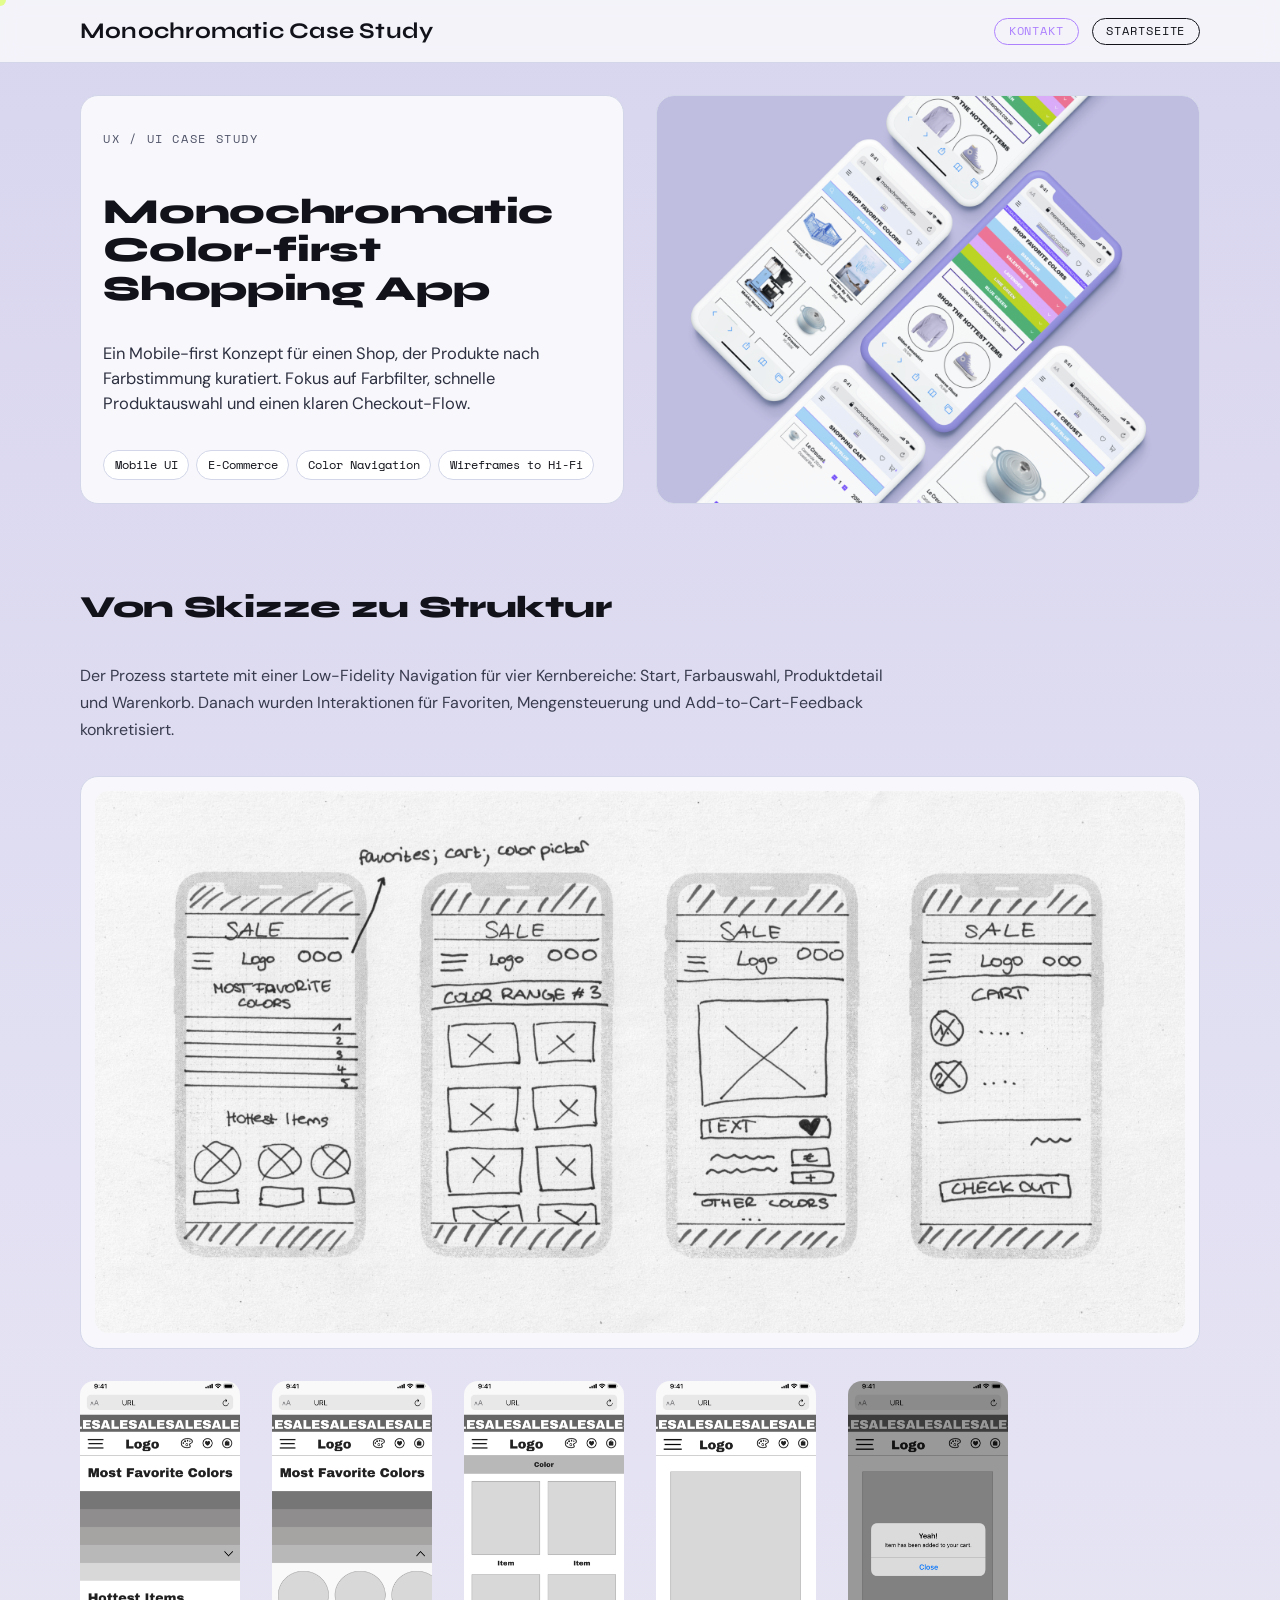
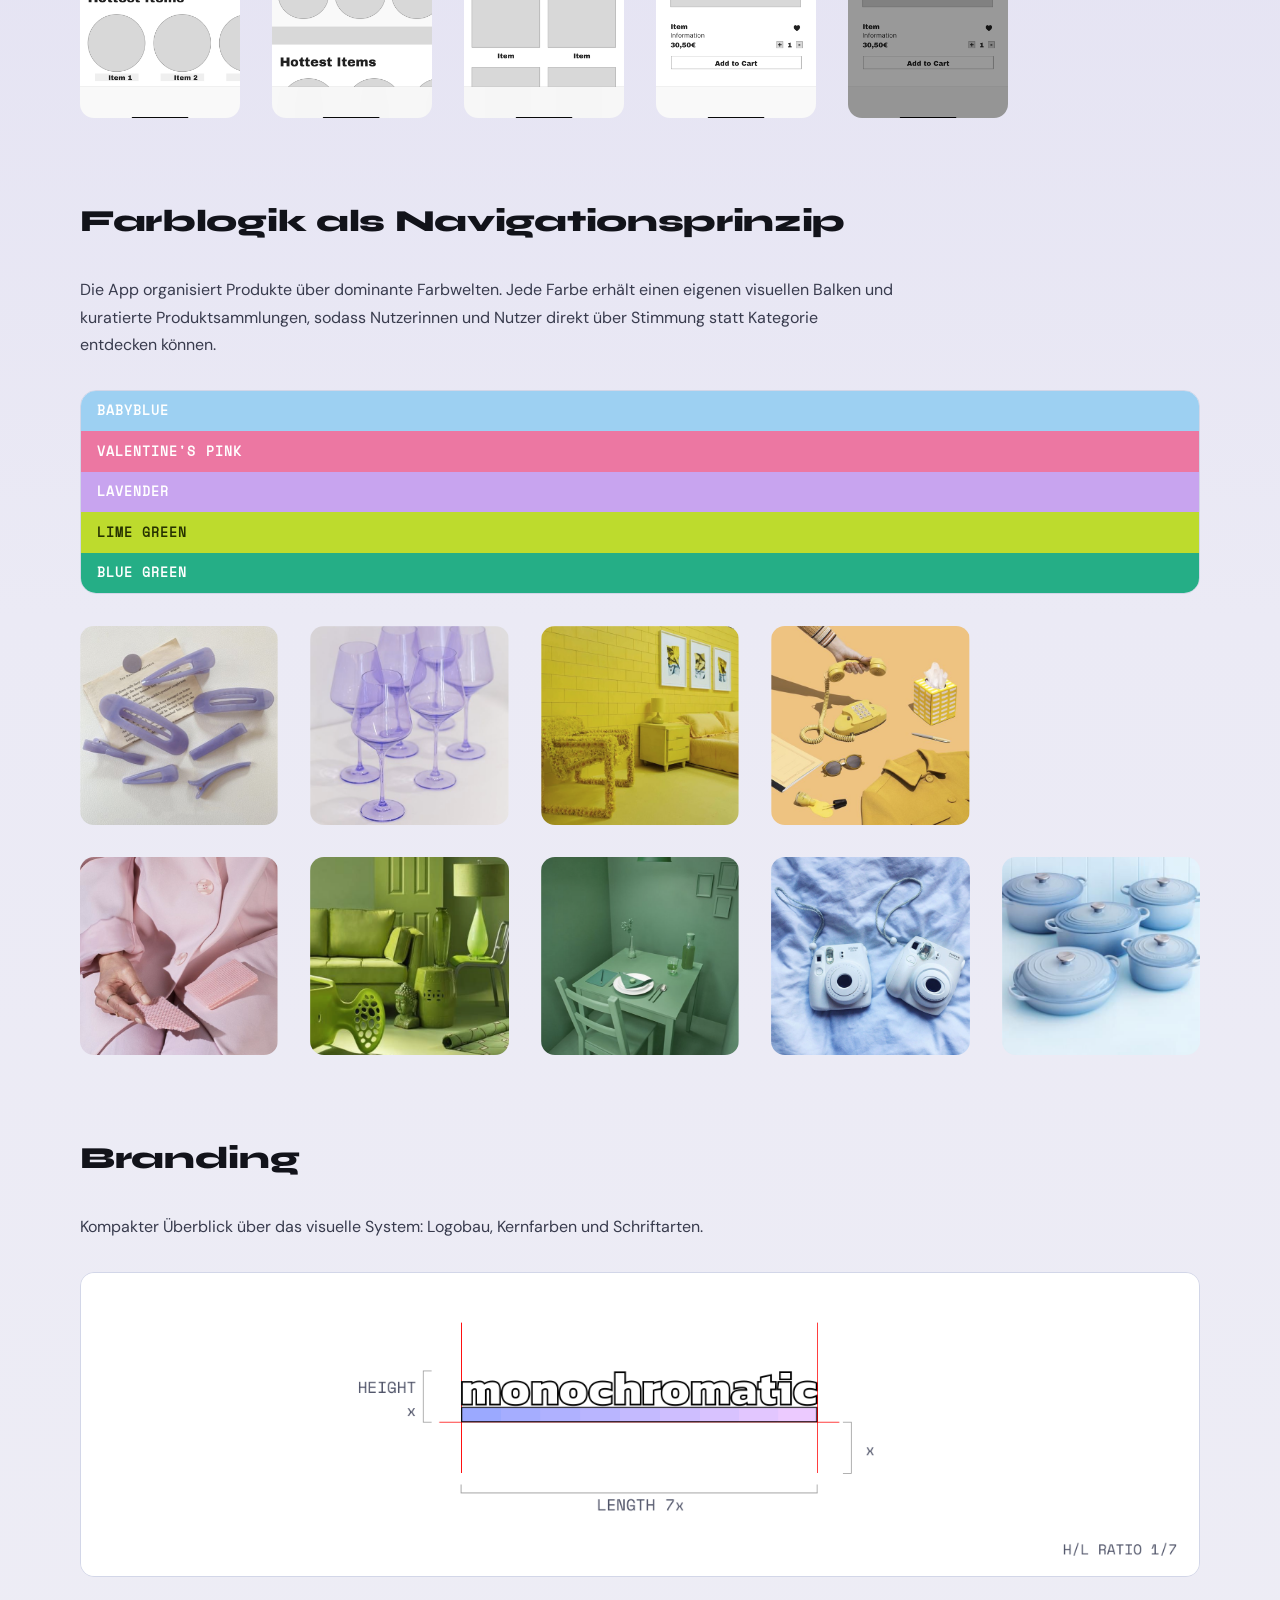
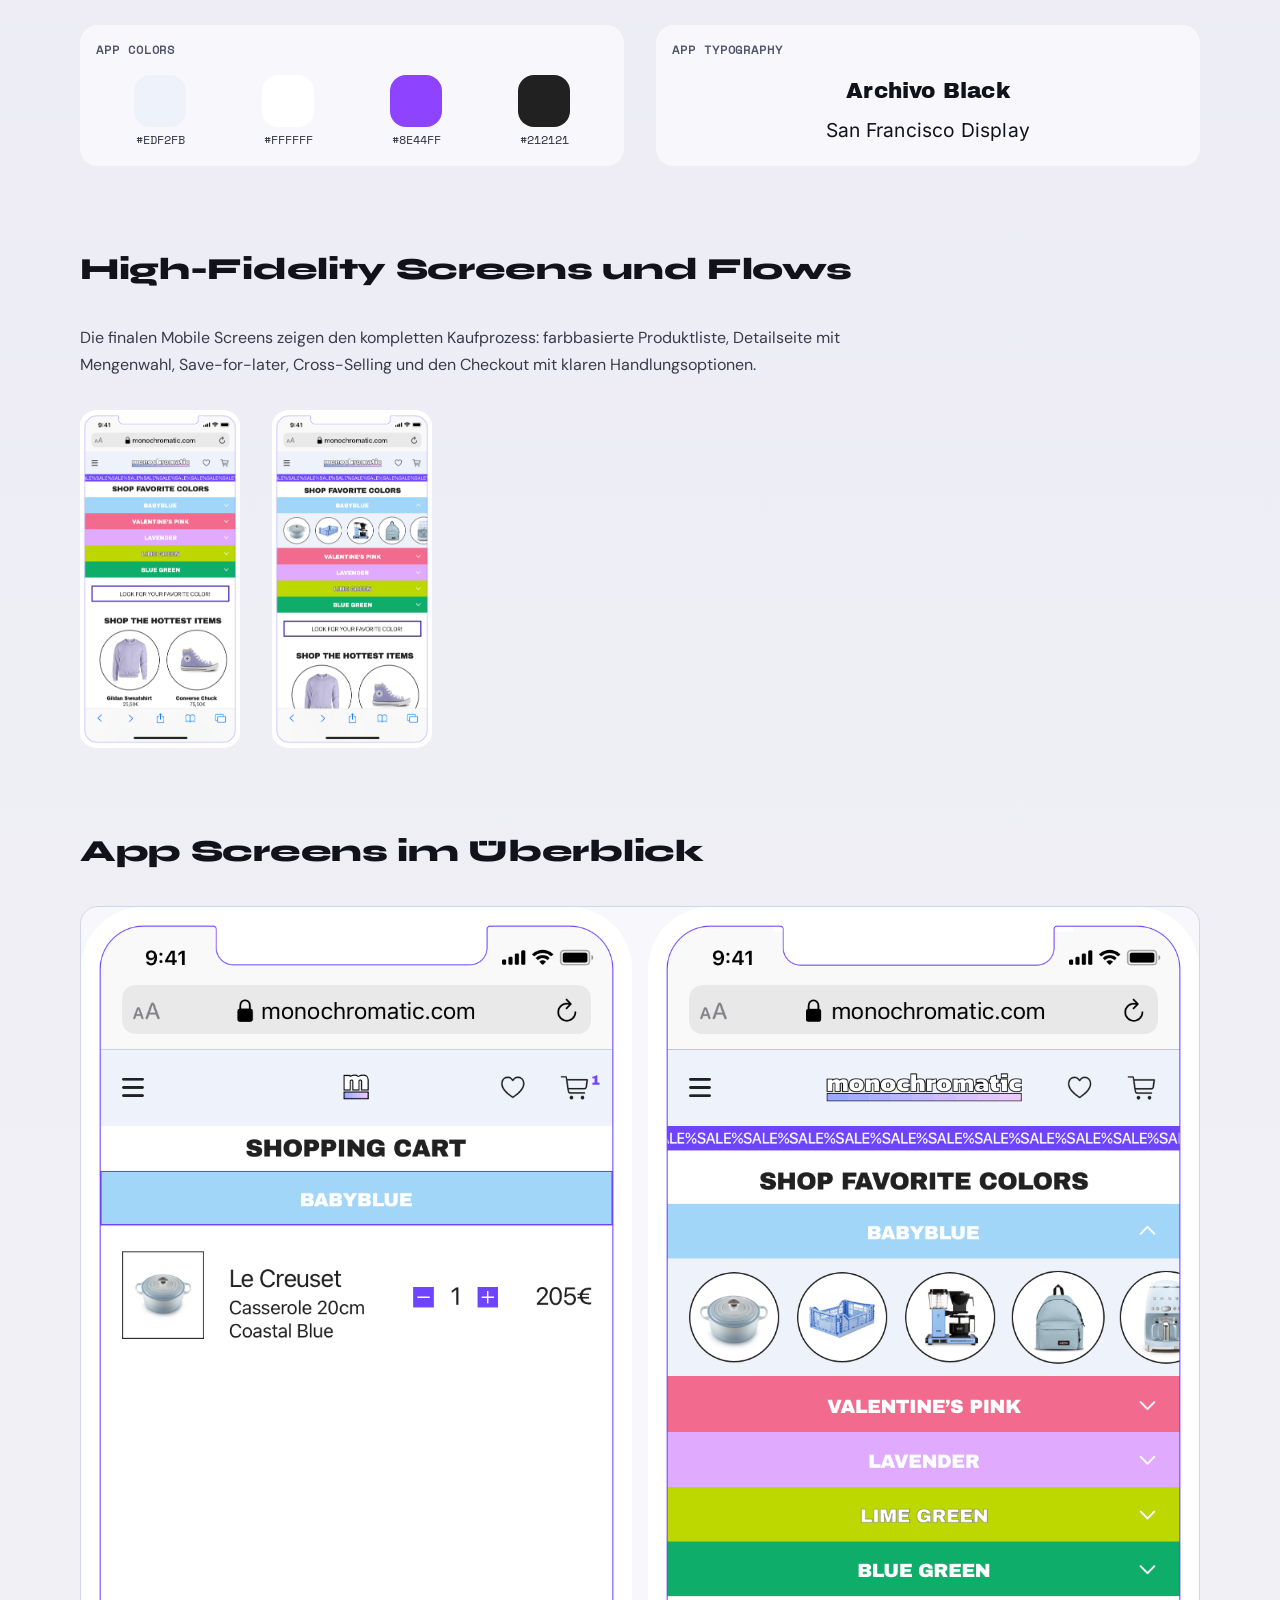
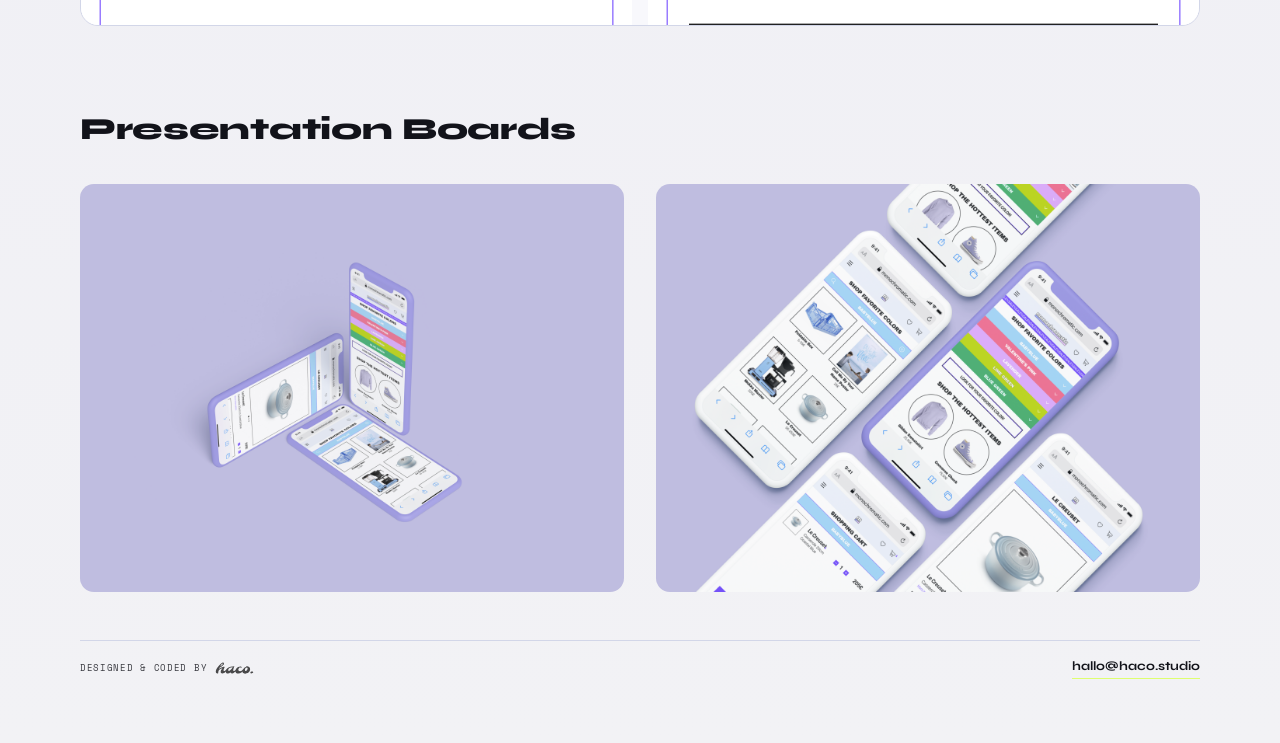
<file: monochromatic/index.html>
<!DOCTYPE html>
<html lang="de">
<head>
<meta charset="UTF-8">
<meta name="viewport" content="width=device-width, initial-scale=1.0">
<meta name="description" content="Monochromatic ist eine UX/UI Case Study von Hacer Aydemir aus Berlin: ein Mobile-first Shopping-App-Konzept mit farbbasierter Navigation, Wireframes und High-Fidelity Flows.">
<meta name="keywords" content="Hacer Aydemir, UX UI Case Study, Monochromatic App, UI Designer Berlin, Grafik Designer Berlin, Kommunikationsdesign digital und print">
<meta name="robots" content="index, follow">
<link rel="canonical" href="https://haco.studio/monochromatic/">
<meta property="og:type" content="article">
<meta property="og:locale" content="de_DE">
<meta property="og:title" content="Monochromatic Case Study | UX/UI von Hacer Aydemir">
<meta property="og:description" content="Color-first Shopping App: UX/UI Case Study mit Wireframes, Branding und High-Fidelity Screens von Hacer Aydemir.">
<meta property="og:url" content="https://haco.studio/monochromatic/">
<meta property="og:site_name" content="haco.studio">
<meta property="og:image" content="https://haco.studio/assets/images/monochromatic-mockup.png">
<meta name="twitter:card" content="summary_large_image">
<link rel="icon" type="image/svg+xml" href="../assets/icons/project-frame-05.svg">
<title>Monochromatic Case Study | UX/UI von Hacer Aydemir</title>
<script type="application/ld+json">
{
  "@context": "https://schema.org",
  "@graph": [
    {
      "@type": "Person",
      "name": "Hacer Aydemir",
      "alternateName": "Haco",
      "jobTitle": "Grafik Designerin, UI Designerin und Kommunikationsdesignerin",
      "url": "https://haco.studio/",
      "address": {
        "@type": "PostalAddress",
        "addressLocality": "Berlin",
        "addressCountry": "DE"
      }
    },
    {
      "@type": "CreativeWork",
      "name": "Monochromatic Case Study",
      "url": "https://haco.studio/monochromatic/",
      "creator": {
        "@type": "Person",
        "name": "Hacer Aydemir"
      },
      "about": [
        "UX/UI Design",
        "Mobile-first App",
        "E-Commerce",
        "Color Navigation",
        "Wireframes",
        "High-Fidelity Prototyping"
      ],
      "inLanguage": "de"
    }
  ]
}
</script>
<style>
  @font-face {
    font-family: 'DM Sans';
    src: url('../assets/fonts/dm-sans-400.woff2') format('woff2');
    font-style: normal;
    font-weight: 400;
    font-display: swap;
  }
  @font-face {
    font-family: 'DM Sans';
    src: url('../assets/fonts/dm-sans-500.woff2') format('woff2');
    font-style: normal;
    font-weight: 500;
    font-display: swap;
  }
  
  @font-face {
    font-family: 'Syne';
    src: url('../assets/fonts/syne-700.woff2') format('woff2');
    font-style: normal;
    font-weight: 700;
    font-display: swap;
  }
  @font-face {
    font-family: 'Syne';
    src: url('../assets/fonts/syne-800.woff2') format('woff2');
    font-style: normal;
    font-weight: 800;
    font-display: swap;
  }
  @font-face {
    font-family: 'Space Mono';
    src: url('../assets/fonts/space-mono-400.woff2') format('woff2');
    font-style: normal;
    font-weight: 400;
    font-display: swap;
  }
  @font-face {
    font-family: 'Archivo Black';
    src: url('../assets/fonts/archivo-black-400.ttf') format('truetype');
    font-style: normal;
    font-weight: 400;
    font-display: swap;
  }
  @font-face {
    font-family: 'San Francisco Display';
    src: url('../assets/fonts/inter-400.ttf') format('truetype');
    font-style: normal;
    font-weight: 400;
    font-display: swap;
  }

  :root {
    --bg: #ebeaf5;
    --panel: #f8f8fc;
    --ink: #12131a;
    --muted: #4f5368;
    --line: #d2d6e8;
    --violet: #8e79ff;
    --babyblue: #9dd0f2;
    --pink: #ec77a2;
    --lavender: #c8a4ef;
    --lime: #bddb2d;
    --teal: #25ae86;
    --page-gutter: clamp(20px, 4vw, 40px);
    --radius-pill: 999px;
    --radius-card: 18px;
    --radius-media: 14px;
    --space-section-top: 3rem;
    --space-card-pad: 1.4rem;
    --space-card-pad-compact: 1rem;
    --min-text-size: calc(.56rem + 2pt);
    --text-label-sm: var(--min-text-size);
    --text-label-xs: var(--min-text-size);
    --space-grid-desktop: 2rem;
    --space-grid-tablet: 1.5rem;
    --space-grid-mobile: 1rem;
    --space-section-top-tablet: 2.4rem;
    --space-section-top-mobile: 1.8rem;
    --space-card-pad-tablet: 1.2rem;
    --space-card-pad-mobile: 1rem;
    --gap: var(--space-grid-desktop);
  }

  * { box-sizing: border-box; }
  html, body {
    margin: 0;
    padding: 0;
    overscroll-behavior-y: none;
  }
  body {
    font-family: 'DM Sans', sans-serif;
    background: linear-gradient(180deg, #d8d5ef 0%, var(--bg) 40%, #f2f2f5 100%);
    color: var(--ink);
    line-height: 1.5;
    cursor: none;
  }
  .sr-only {
    position: absolute;
    width: 1px;
    height: 1px;
    padding: 0;
    margin: -1px;
    overflow: hidden;
    clip: rect(0, 0, 0, 0);
    white-space: nowrap;
    border: 0;
  }

  /* CURSOR */
  #cursor {
    width: 12px;
    height: 12px;
    background: rgba(222, 255, 112, 0.8);
    border-radius: 50%;
    position: fixed;
    top: 0;
    left: 0;
    pointer-events: none;
    z-index: 9999;
    transform: translate(-50%, -50%);
    transition: width .2s, height .2s, background .2s;
  }
  #cursor.big {
    width: 48px;
    height: 48px;
    background: rgba(142, 121, 255, 0.8);
  }

  /* TOPBAR */
  .topbar {
    position: sticky;
    top: 0;
    z-index: 50;
    backdrop-filter: blur(10px);
    background: rgba(248, 248, 252, 0.88);
    border-bottom: 1px solid var(--line);
  }
  .topbar-inner {
    max-width: 1200px;
    margin: 0 auto;
    padding: 0.9rem var(--page-gutter);
    display: grid;
    grid-template-columns: repeat(2, 1fr);
    align-items: center;
    gap: var(--gap);
  }
  .brand {
    font-family: 'Syne', 'DM Sans', sans-serif;
    font-weight: 700;
    font-size: 1.4rem;
    letter-spacing: 0.01em;
  }
  .home-link {
    text-decoration: none;
    color: var(--ink);
    border-color: var(--ink);
  }
  .topbar-actions {
    justify-self: end;
    display: block;
  }
  .nav-pill {
    display: inline-block;
    font-family: 'Space Mono', monospace;
    font-size: var(--text-label-xs);
    letter-spacing: .08em;
    text-transform: uppercase;
    line-height: 1;
    padding: .42rem .85rem;
    border: 1.5px solid;
    border-radius: var(--radius-pill);
    text-decoration: none;
    -webkit-tap-highlight-color: transparent;
  }
  .topbar-actions a + a {
    margin-left: 0.55rem;
  }
  .nav-contact-mobile {
    display: inline-block;
    border-color: var(--violet);
    background: transparent;
    color: var(--violet);
  }
  .topbar-actions .nav-pill:hover {
    background: var(--ink);
    color: var(--panel);
    border-color: var(--ink);
  }
  .topbar-actions .nav-contact-mobile:hover {
    background: var(--violet);
    color: #fff;
    border-color: var(--violet);
  }
  .topbar-actions .nav-pill:focus-visible {
    outline: 2px solid var(--violet);
    outline-offset: 2px;
    box-shadow: 0 0 0 4px rgba(142, 121, 255, 0.2);
  }
  .nav-pill-icon {
    width: 1.15rem;
    height: 1.15rem;
    display: none;
    flex: 0 0 auto;
  }
  .nav-pill-label {
    line-height: 1;
  }
  .nav-contact-mobile:focus,
  .nav-contact-mobile:active {
    outline: none;
    box-shadow: none;
  }

  /* ═══════════════════════════════════════
     MASTER 2-COLUMN GRID
     ═══════════════════════════════════════ */
  main {
    max-width: 1200px;
    margin: 0 auto;
    padding: 2rem var(--page-gutter) 4rem;
    display: grid;
    grid-template-columns: repeat(2, 1fr);
    gap: var(--gap);
    align-items: stretch;
  }

  /* HERO — display:contents pushes children
     into the main grid so they share a row
     and get equal width + height automatically */
  .hero { display: contents; }

  .card {
    background: var(--panel);
    border: 1px solid var(--line);
    border-radius: var(--radius-card);
    overflow: hidden;
  }
  .hero-copy {
    padding: var(--space-card-pad);
    display: flex;
    flex-direction: column;
    justify-content: space-between;
    gap: 1.35rem;
  }
  .hero-visual {
    display: flex;
    margin: 0;
  }
  .hero-visual img {
    width: 100%;
    height: 100%;
    object-fit: cover;
    transform: scale(1.02);
    transform-origin: center;
    display: block;
  }

  .kicker {
    font-family: 'Space Mono', monospace;
    font-size: var(--text-label-xs);
    letter-spacing: 0.14em;
    text-transform: uppercase;
    color: var(--muted);
  }
  h1 {
    margin: 0;
    font-family: 'Syne', 'DM Sans', sans-serif;
    font-weight: 800;
    font-size: clamp(1.5rem, 2.8vw, 2.2rem);
    line-height: 1.1;
    letter-spacing: -0.01em;
  }
  .lead {
    margin: 0;
    font-size: 1.03rem;
    color: #2d3040;
  }
  .tags { display: flex; flex-wrap: wrap; gap: 0.45rem; }
  .tag {
    padding: 0.36rem 0.65rem;
    border-radius: var(--radius-pill);
    font-size: var(--text-label-sm);
    font-family: 'Space Mono', monospace;
    border: 1px solid var(--line);
    background: #fff;
  }

  /* ═══════════════════════════════════════
     SECTIONS — each spans full width and
     uses its own 2-col sub-grid so inner
     elements snap to the same columns
     ═══════════════════════════════════════ */
  .section {
    grid-column: 1 / -1;
    display: grid;
    grid-template-columns: repeat(2, 1fr);
    gap: var(--gap);
    padding-top: var(--space-section-top);
  }
  .section > h2,
  .section > p {
    grid-column: 1 / -1;
  }
  .section h2 {
    margin: 0;
    font-family: 'Syne', 'DM Sans', sans-serif;
    font-weight: 800;
    font-size: clamp(1.45rem, 2.4vw, 2rem);
    letter-spacing: -0.01em;
  }
  .section > p {
    margin: 0;
    color: #383b4d;
    max-width: 74ch;
    line-height: 1.7;
  }
  
  /* BRANDING */
  .branding-grid {
    grid-column: 1 / -1;
    display: grid;
    grid-template-columns: repeat(3, minmax(0, 1fr));
    gap: var(--gap);
  }
  .branding-grid--split {
    grid-template-columns: repeat(2, minmax(0, 1fr));
  }
  .branding-logo-fullwidth {
    grid-column: 1 / -1;
    margin-bottom: 1rem;
  }
  .branding-logo-fullwidth img {
    width: 100%;
    height: auto;
    display: block;
    border-radius: var(--radius-media);
    border: 1px solid var(--line);
    background: #fff;
  }
  .branding-card {
     background: var(--panel);
     border: none;
      border-radius: var(--radius-card);
     padding: 1rem;
  }
  .branding-card--typography {
    display: flex;
    flex-direction: column;
  }
  .branding-card h3 {
    margin: 0 0 .7rem 0;
    font-family: 'Space Mono', monospace;
    font-size: var(--text-label-sm);
    letter-spacing: .08em;
    text-transform: uppercase;
    color: var(--muted);
  }
  .branding-logo img {
     width: 100%;
     height: auto;
     display: block;
    border-radius: var(--radius-card);
     border: none;
     background: #fff;
  }
  .branding-logo-board {
    border-radius: var(--radius-media);
    border: 1px solid var(--line);
    background: #fff;
  }
  .branding-palette {
     display: grid;
     grid-template-columns: repeat(9, minmax(0, 1fr));
     border: none;
    border-radius: var(--radius-media);
     overflow: hidden;
     margin-bottom: .7rem;
  }
  .branding-palette--app {
    grid-template-columns: repeat(4, minmax(0, 1fr));
    margin-bottom: 0;
    margin-top: 1rem;
    overflow: visible;
  }
  .branding-swatch {
    display: flex;
    flex-direction: column;
    align-items: center;
    gap: 0.3rem;
    height: auto;
  }
  .branding-swatch-chip {
    display: block;
    width: 52px;
    height: 52px;
    border-radius: 16px;
  }
  .branding-swatch-chip--edf2fb { background: #EDF2FB; }
  .branding-swatch-chip--ffffff { background: #FFFFFF; }
  .branding-swatch-chip--8e44ff { background: #8E44FF; }
  .branding-swatch-chip--212121 { background: #212121; }
  .branding-typography-list {
    display: flex;
    flex-direction: column;
    gap: 0.5rem;
    width: 100%;
    margin-top: auto;
    margin-bottom: auto;
    align-items: center;
    text-align: center;
  }
  .branding-type-archivo {
    font-family: 'Archivo Black', Arial, sans-serif;
    font-weight: 400;
    font-size: 1.35rem;
    letter-spacing: 0.01em;
  }
  .branding-type-sf {
    font-family: 'San Francisco Display', -apple-system, BlinkMacSystemFont, 'Segoe UI', Roboto, Arial, sans-serif;
    font-weight: 400;
    font-size: 1.2rem;
    letter-spacing: 0.01em;
  }
  .branding-palette:not(.branding-palette--app) > span { height: 34px; display: block; }
  .branding-hex {
    font-family: 'Space Mono', monospace;
    font-size: var(--min-text-size);
    line-height: 1.6;
    color: #2d3040;
  }
  .branding-font {
    font-size: .95rem;
    line-height: 1.7;
    color: #2d3040;
  }

  /* WIREFRAMES — full-width block */
  .wireframe-layout {
    grid-column: 1 / -1;
    display: grid;
    gap: var(--gap);
    justify-items: center;
  }
  .lowfid { padding: 0.9rem; width: 100%; margin: 0; }
  .lowfid img {
    width: 100%;
    height: auto;
    border-radius: var(--radius-media);
    border: 0;
    display: block;
  }
  .phone-strip {
    display: grid;
    grid-template-columns: repeat(6, minmax(0, 1fr));
    gap: var(--gap);
    width: 100%;
  }
  .wire-arrow {
    display: flex;
    justify-content: center;
    align-items: center;
    line-height: 0;
  }
  .wire-arrow svg { width: 58px; height: auto; display: block; }

  /* SHARED IMAGE RULES */
  .hero-visual img,
  .lowfid img,
  .phone-strip img,
  .hi-grid img,
  .product-grid img,
  .showcase-grid img,
  .marquee-track img {
    width: 100%;
    display: block;
    border: 0;
    background: transparent;
    object-fit: cover;
    object-position: center;
    border-radius: var(--radius-media);
  }
  .phone-strip img,
  .hi-grid img {
    aspect-ratio: 9 / 19;
  }

  /* COLOR SECTION */
  .bar-stack {
    grid-column: 1 / -1;
    display: grid;
    gap: 0;
    border: 1px solid var(--line);
    border-radius: 16px;
    overflow: hidden;
  }
  .bar {
    padding: 0.65rem 1rem;
    font-family: 'Space Mono', monospace;
    font-size: 0.82rem;
    letter-spacing: 0.08em;
    text-transform: uppercase;
    font-weight: 700;
    color: #fff;
  }
  .b-blue { background: var(--babyblue); }
  .b-pink { background: var(--pink); }
  .b-lav { background: var(--lavender); }
  .b-lime { background: var(--lime); color: #263200; }
  .b-teal { background: var(--teal); }

  .product-grid {
    grid-column: 1 / -1;
    display: grid;
    grid-template-columns: repeat(5, minmax(0, 1fr));
    gap: var(--gap);
  }
  .product-grid img { aspect-ratio: 1 / 1; }

  /* HI-FI SCREENS */
  .hi-grid {
    grid-column: 1 / -1;
    display: grid;
    grid-template-columns: repeat(6, minmax(0, 1fr));
    gap: var(--gap);
  }

  /* SHOWCASE */
  .showcase-grid {
    grid-column: 1 / -1;
    display: grid;
    grid-template-columns: repeat(2, 1fr);
    gap: var(--gap);
  }
  .showcase-grid img { aspect-ratio: 4 / 3; }

  /* ═══════════════════════════════════════
     MARQUEE GALLERY
     ═══════════════════════════════════════ */
  .marquee-section {
    grid-column: 1 / -1;
    --scroll-duration: 45s;
    padding-top: var(--space-section-top);
    --marquee-gap: 1rem;
  }
  .marquee-section h2 {
    margin: 0 0 var(--gap) 0;
    font-family: 'Syne', 'DM Sans', sans-serif;
    font-weight: 800;
    font-size: clamp(1.45rem, 2.4vw, 2rem);
    letter-spacing: -0.01em;
  }
  .marquee-wrap {
    display: grid;
    grid-template-columns: 1fr 1fr;
    gap: var(--marquee-gap);
    height: 80vh;
    overflow: hidden;
    border-radius: var(--radius-card);
    border: 1px solid var(--line);
    background: var(--panel);
  }
  .marquee-col {
    overflow: hidden;
    position: relative;
  }
  @media (hover: hover) and (pointer: fine) {
    .marquee-col:hover .marquee-track {
      animation-play-state: paused;
    }
  }
  .marquee-track {
    display: flex;
    flex-direction: column;
    gap: var(--marquee-gap);
    will-change: transform;
  }
  .marquee-col--down .marquee-track {
    animation: marqueeDown var(--scroll-duration) linear infinite;
  }
  .marquee-col--up .marquee-track {
    animation: marqueeUp var(--scroll-duration) linear infinite;
  }
  .marquee-track img {
    width: 100%;
    height: auto;
    display: block;
    flex-shrink: 0;
  }
  @keyframes marqueeDown {
    0%   { transform: translateY(0); }
    100% { transform: translateY(calc(-50% - var(--marquee-gap) / 2)); }
  }
  @keyframes marqueeUp {
    0%   { transform: translateY(calc(-50% - var(--marquee-gap) / 2)); }
    100% { transform: translateY(0); }
  }

  /* FOOTER */
  footer {
    grid-column: 1 / -1;
    border-top: 1px solid var(--line);
    margin-top: 1rem;
    padding-top: 1rem;
    color: #53586f;
    font-size: 0.69rem;
    display: flex;
    align-items: center;
    justify-content: space-between;
    gap: 1rem;
    flex-wrap: wrap;
  }
  .footer-credit {
    display: inline-flex;
    align-items: center;
    gap: .4125rem;
    font-family: 'Space Mono', monospace;
    font-size: calc(var(--min-text-size) * .75);
    letter-spacing: .08em;
    text-transform: uppercase;
    opacity: .82;
    color: var(--ink);
  }
  .footer-logo img {
    height: 18px;
    width: auto;
    display: block;
    opacity: .85;
  }
  .footer-meta {
    display: flex;
    flex-direction: column;
    align-items: flex-end;
    gap: 0.2625rem;
  }
  .footer-email {
    display: inline-block;
    font-family: 'Syne', 'DM Sans', sans-serif;
    font-size: 0.7875rem;
    font-weight: 700;
    color: var(--ink);
    text-decoration: none;
    border-bottom: 1.5px solid #DEFF70;
    padding-bottom: 0.09rem;
    transition: color .2s, border-color .2s;
  }
  .footer-email:hover {
    color: var(--violet);
    border-color: var(--violet);
  }

  /* ═══════════════════════════════════════
     RESPONSIVE
     ═══════════════════════════════════════ */
  @media (max-width: 960px) {
    :root { --page-gutter: 20px; }
    :root {
      --gap: var(--space-grid-tablet);
      --space-section-top: var(--space-section-top-tablet);
      --space-card-pad: var(--space-card-pad-tablet);
    }
    #cursor { display: none !important; }
    body, a, button, input, textarea { cursor: auto !important; }
    main {
      grid-template-columns: 1fr;
    }
    .section,
    .showcase-grid {
      grid-template-columns: 1fr;
    }
    .hi-grid {
      grid-template-columns: repeat(2, minmax(0, 1fr));
    }
    .product-grid {
      grid-template-columns: repeat(3, minmax(0, 1fr));
    }
    .product-grid img:nth-child(10) {
      display: none;
    }
    .branding-grid {
      grid-template-columns: 1fr;
    }
    .section > h2,
    .section > p {
      text-align: center;
      margin-left: auto;
      margin-right: auto;
      max-width: 70ch;
    }
    .marquee-section h2 {
      text-align: center;
      margin: 0 auto var(--gap);
      max-width: 70ch;
    }
    footer {
      flex-direction: column;
      align-items: center;
      text-align: center;
    }
    .footer-meta {
      align-items: center;
    }
  }

  @media (max-width: 720px) {
    :root {
      --gap: var(--space-grid-mobile);
      --space-section-top: var(--space-section-top-mobile);
      --space-card-pad: var(--space-card-pad-mobile);
    }
    main { padding: 1.1rem var(--page-gutter) 2.4rem; }
    .topbar-inner { padding: 0.7rem var(--page-gutter); }
    .topbar-actions {
      display: inline-flex;
      align-items: center;
      gap: 0.4rem;
    }
    .topbar-actions a + a {
      margin-left: 0;
    }
    .nav-pill-icon {
      display: block;
    }
    .nav-contact-mobile,
    .home-link,
    .nav-pill {
      display: inline-flex;
      align-items: center;
      justify-content: center;
      gap: 0.35rem;
      width: auto;
      padding: 0.42rem 0.85rem;
    }
    .nav-pill-label {
      display: none;
    }
    .hero-copy { padding: var(--space-card-pad-compact); }
    .phone-strip { grid-template-columns: repeat(2, minmax(0, 1fr)); }
    .hi-grid { grid-template-columns: repeat(2, minmax(0, 1fr)); }
    .product-grid { grid-template-columns: repeat(2, minmax(0, 1fr)); }
    .product-grid img:nth-child(10) { display: block; }
  }

  @media (max-width: 560px) {
    .tag { font-size: var(--min-text-size); }
  }

  @media (max-width: 520px) {
    .branding-grid--split {
      grid-template-columns: 1fr !important;
    }
  }

  /* Keep project navigation buttons consistent with the slash subpage. */
  .topbar-actions .nav-pill {
    font-size: calc(.56rem + 2pt);
    letter-spacing: .08em;
    border-radius: 999px;
    transition: background-color .22s, color .22s, border-color .22s;
  }
  .topbar-actions .nav-contact-mobile {
    border-color: #AD81FD;
    color: #AD81FD;
  }
  .topbar-actions .nav-contact-mobile:hover {
    background: #AD81FD;
    border-color: #AD81FD;
    color: #fff;
  }
  .topbar-actions .nav-pill:focus-visible {
    outline: 2px solid var(--violet);
    outline-offset: 2px;
    box-shadow: 0 0 0 4px rgba(142, 121, 255, .2);
  }
  @media (max-width: 720px) {
    .brand {
      font-size: 1.3rem;
      line-height: 1.375;
    }
    .topbar-actions {
      display: inline-flex;
      align-items: center;
      gap: .6rem;
    }
    .topbar-actions a + a {
      margin-left: 0;
    }
    .topbar-actions .nav-pill {
      display: inline-flex;
      align-items: center;
      justify-content: center;
      width: 2.25rem;
      height: 2.25rem;
      padding: 0;
    }
    .topbar-actions .nav-pill-icon {
      display: block;
    }
    .topbar-actions .nav-pill-label {
      display: none;
    }
  }
</style>
</head>
<body>
  <div id="cursor"></div>
  <header class="topbar">
    <div class="topbar-inner">
      <div class="brand">Monochromatic Case Study</div>
      <div class="topbar-actions">
        <a class="nav-contact-mobile nav-pill" href="../index.html?contact=1" aria-label="Kontakt">
          <svg class="nav-pill-icon" viewBox="0 0 24 24" fill="none" aria-hidden="true" focusable="false">
            <path d="M3 6.75A1.75 1.75 0 0 1 4.75 5h14.5A1.75 1.75 0 0 1 21 6.75v10.5A1.75 1.75 0 0 1 19.25 19H4.75A1.75 1.75 0 0 1 3 17.25V6.75Z" stroke="currentColor" stroke-width="1.7"/>
            <path d="m4.5 7.5 7.05 5.25a.75.75 0 0 0 .9 0L19.5 7.5" stroke="currentColor" stroke-width="1.7" stroke-linecap="round" stroke-linejoin="round"/>
          </svg>
          <span class="nav-pill-label">Kontakt</span>
        </a>
        <a class="home-link nav-pill" href="../index.html" aria-label="Startseite">
          <svg class="nav-pill-icon" viewBox="0 0 24 24" fill="none" aria-hidden="true" focusable="false">
            <path d="M4 10.5 12 4l8 6.5" stroke="currentColor" stroke-width="1.7" stroke-linecap="round" stroke-linejoin="round"/>
            <path d="M6.5 9.8v8.2a1 1 0 0 0 1 1H11v-4.2h2V19h3.5a1 1 0 0 0 1-1V9.8" stroke="currentColor" stroke-width="1.7" stroke-linecap="round" stroke-linejoin="round"/>
          </svg>
          <span class="nav-pill-label">Startseite</span>
        </a>
      </div>
    </div>
  </header>

  <main id="main-content" aria-label="Monochromatic Case Study von Hacer Aydemir">
    <p class="sr-only" aria-label="Kurzbeschreibung Monochromatic Case Study">
      Monochromatic ist eine UX/UI Case Study von Hacer Aydemir, Grafik und UI Designerin aus Berlin. Die Arbeit zeigt Kommunikationsdesign digital und print im Kontext einer farbbasierten Mobile Shopping App.
    </p>
    <section class="hero">
      <article class="card hero-copy">
        <p class="kicker">UX / UI Case Study</p>
        <h1>Monochromatic<br>Color-first Shopping App</h1>
        <p class="lead">Ein Mobile-first Konzept für einen Shop, der Produkte nach Farbstimmung kuratiert. Fokus auf Farbfilter, schnelle Produktauswahl und einen klaren Checkout-Flow.</p>
        <div class="tags">
          <span class="tag">Mobile UI</span>
          <span class="tag">E-Commerce</span>
          <span class="tag">Color Navigation</span>
          <span class="tag">Wireframes to Hi-Fi</span>
        </div>
      </article>
      <figure class="card hero-visual">
        <img src="../assets/images/monochromatic-mockup.png" alt="Monochromatic App-Mockup im violetten Umfeld" loading="lazy" decoding="async">
      </figure>
    </section>

    <section class="section">
      <h2>Von Skizze zu Struktur</h2>
      <p>Der Prozess startete mit einer Low-Fidelity Navigation für vier Kernbereiche: Start, Farbauswahl, Produktdetail und Warenkorb. Danach wurden Interaktionen für Favoriten, Mengensteuerung und Add-to-Cart-Feedback konkretisiert.</p>
      <div class="wireframe-layout">
        <figure class="card lowfid">
          <img src="../assets/images/monochromatic-low-fidelity.png" alt="Low-Fidelity-Wireframes der Monochromatic App" loading="lazy" decoding="async">
        </figure>
        <div class="phone-strip">
          <img src="../assets/images/monochromatic-wireframe-01.png" alt="Wireframe Startbildschirm" loading="lazy" decoding="async">
          <img src="../assets/images/monochromatic-wireframe-02.png" alt="Wireframe Produktliste" loading="lazy" decoding="async">
          <img src="../assets/images/monochromatic-wireframe-03.png" alt="Wireframe Farbsektionen" loading="lazy" decoding="async">
          <img src="../assets/images/monochromatic-wireframe-04.png" alt="Wireframe Produktdetail" loading="lazy" decoding="async">
          <img src="../assets/images/monochromatic-wireframe-05.png" alt="Wireframe Add-to-Cart-Dialog" loading="lazy" decoding="async">
          <img src="../assets/images/monochromatic-wireframe-06.png" alt="Wireframe Warenkorb" loading="lazy" decoding="async">
        </div>
      </div>
    </section>

    <section class="section">
      <h2>Farblogik als Navigationsprinzip</h2>
      <p>Die App organisiert Produkte über dominante Farbwelten. Jede Farbe erhält einen eigenen visuellen Balken und kuratierte Produktsammlungen, sodass Nutzerinnen und Nutzer direkt über Stimmung statt Kategorie entdecken können.</p>
      <div class="bar-stack card">
        <div class="bar b-blue">Babyblue</div>
        <div class="bar b-pink">Valentine's Pink</div>
        <div class="bar b-lav">Lavender</div>
        <div class="bar b-lime">Lime Green</div>
        <div class="bar b-teal">Blue Green</div>
      </div>
      <div class="product-grid">
        <img src="../assets/images/monochromatic-color-image-01.png" alt="Lila Glaeser als Produktfotografie" loading="lazy" decoding="async">
        <img src="../assets/images/monochromatic-color-image-02.png" alt="Gelbe Stillleben-Komposition" loading="lazy" decoding="async">
        <img src="../assets/images/monochromatic-color-image-03.png" alt="Gelbes Zimmer als Farbwelt" loading="lazy" decoding="async">
        <img src="../assets/images/monochromatic-color-image-04.png" alt="Rosa Beauty-Komposition" loading="lazy" decoding="async">
        <img src="../assets/images/monochromatic-color-image-05.png" alt="Rosa Produktdetail" loading="lazy" decoding="async">
        <img src="../assets/images/monochromatic-color-image-06.png" alt="Gruene Wohnraum-Komposition" loading="lazy" decoding="async">
        <img src="../assets/images/monochromatic-color-image-07.png" alt="Gruener Tisch als Stillleben" loading="lazy" decoding="async">
        <img src="../assets/images/monochromatic-color-image-08.png" alt="Violette Haarclips" loading="lazy" decoding="async">
        <img src="../assets/images/monochromatic-color-image-09.png" alt="Blaue Instant-Kameras" loading="lazy" decoding="async">
        <img src="../assets/images/le-creuset-20cm-casserole-in-coastal-blue.png" alt="Le-Creuset-Cocotte in Babyblau" loading="lazy" decoding="async">
      </div>
    </section>

    <section class="section">
      <h2>Branding</h2>
      <p>Kompakter Überblick über das visuelle System: Logobau, Kernfarben und Schriftarten.</p>
      <div class="branding-logo-fullwidth">
        <img class="branding-logo-board" src="../assets/images/monochromatic-logo-board.png" alt="Monochromatic Logo-Board">
      </div>
      <div class="branding-grid branding-grid--split">
          <article class="branding-card">
            <h3>App Colors</h3>
            <div class="branding-palette branding-palette--app">
              <span class="branding-swatch">
                <span class="branding-swatch-chip branding-swatch-chip--edf2fb"></span>
                <span class="branding-hex">#EDF2FB</span>
              </span>
              <span class="branding-swatch">
                <span class="branding-swatch-chip branding-swatch-chip--ffffff"></span>
                <span class="branding-hex">#FFFFFF</span>
              </span>
              <span class="branding-swatch">
                <span class="branding-swatch-chip branding-swatch-chip--8e44ff"></span>
                <span class="branding-hex">#8E44FF</span>
              </span>
              <span class="branding-swatch">
                <span class="branding-swatch-chip branding-swatch-chip--212121"></span>
                <span class="branding-hex">#212121</span>
              </span>
            </div>
          </article>
          <article class="branding-card branding-card--typography">
            <h3>App Typography</h3>
            <div class="branding-typography-list">
              <span class="branding-type-archivo">Archivo Black</span>
              <span class="branding-type-sf">San Francisco Display</span>
            </div>
          </article>
      </div>
    </section>

    <section class="section">
      <h2>High-Fidelity Screens und Flows</h2>
      <p>Die finalen Mobile Screens zeigen den kompletten Kaufprozess: farbbasierte Produktliste, Detailseite mit Mengenwahl, Save-for-later, Cross-Selling und den Checkout mit klaren Handlungsoptionen.</p>
      <div class="hi-grid">
        <img src="../assets/images/monochromatic-hi-fi-screen-01.png" alt="Produktdetail Le Creuset" loading="lazy" decoding="async">
        <img src="../assets/images/monochromatic-hi-fi-screen-02.png" alt="Uebersicht Lieblingsfarben" loading="lazy" decoding="async">
        <img src="../assets/images/monochromatic-hi-fi-screen-03.png" alt="Warenkorb-Ansicht" loading="lazy" decoding="async">
        <img src="../assets/images/monochromatic-hi-fi-screen-04.png" alt="Farbkategorien uebersicht" loading="lazy" decoding="async">
        <img src="../assets/images/monochromatic-hi-fi-screen-05.png" alt="Produktliste Babyblue" loading="lazy" decoding="async">
        <img src="../assets/images/monochromatic-hi-fi-screen-06.png" alt="Farbkategorien erweitert" loading="lazy" decoding="async">
      </div>
    </section>

    <section class="marquee-section">
      <h2>App Screens im Überblick</h2>
      <div class="marquee-wrap">
        <div class="marquee-col marquee-col--down">
          <div class="marquee-track">
            <!-- Set 1: New Marquee Images -->
            <img src="../assets/images/marquee-app-view-01.png" alt="Monochromatic App-Ansicht 1" loading="lazy" decoding="async">
            <img src="../assets/images/marquee-app-view-02.png" alt="Monochromatic App-Ansicht 2" loading="lazy" decoding="async">
            <img src="../assets/images/marquee-app-view-03.png" alt="Monochromatic App-Ansicht 3" loading="lazy" decoding="async">
            <img src="../assets/images/marquee-app-view-04.png" alt="Monochromatic App-Ansicht 4" loading="lazy" decoding="async">
            <img src="../assets/images/marquee-app-view-05.png" alt="Monochromatic App-Ansicht 5" loading="lazy" decoding="async">
            <img src="../assets/images/marquee-app-view-06.png" alt="Monochromatic App-Ansicht 6" loading="lazy" decoding="async">
            <!-- Set 2 (duplicate for seamless loop) -->
            <img src="../assets/images/marquee-app-view-01.png" alt="" aria-hidden="true" loading="lazy" decoding="async">
            <img src="../assets/images/marquee-app-view-02.png" alt="" aria-hidden="true" loading="lazy" decoding="async">
            <img src="../assets/images/marquee-app-view-03.png" alt="" aria-hidden="true" loading="lazy" decoding="async">
            <img src="../assets/images/marquee-app-view-04.png" alt="" aria-hidden="true" loading="lazy" decoding="async">
            <img src="../assets/images/marquee-app-view-05.png" alt="" aria-hidden="true" loading="lazy" decoding="async">
            <img src="../assets/images/marquee-app-view-06.png" alt="" aria-hidden="true" loading="lazy" decoding="async">
          </div>
        </div>
        <div class="marquee-col marquee-col--up">
          <div class="marquee-track">
            <!-- Set 1: New Marquee Images (reverse order) -->
            <img src="../assets/images/marquee-app-view-06.png" alt="Monochromatic App-Ansicht 6" loading="lazy" decoding="async">
            <img src="../assets/images/marquee-app-view-05.png" alt="Monochromatic App-Ansicht 5" loading="lazy" decoding="async">
            <img src="../assets/images/marquee-app-view-04.png" alt="Monochromatic App-Ansicht 4" loading="lazy" decoding="async">
            <img src="../assets/images/marquee-app-view-03.png" alt="Monochromatic App-Ansicht 3" loading="lazy" decoding="async">
            <img src="../assets/images/marquee-app-view-02.png" alt="Monochromatic App-Ansicht 2" loading="lazy" decoding="async">
            <img src="../assets/images/marquee-app-view-01.png" alt="Monochromatic App-Ansicht 1" loading="lazy" decoding="async">
            <!-- Set 2 (duplicate for seamless loop) -->
            <img src="../assets/images/marquee-app-view-06.png" alt="" aria-hidden="true" loading="lazy" decoding="async">
            <img src="../assets/images/marquee-app-view-05.png" alt="" aria-hidden="true" loading="lazy" decoding="async">
            <img src="../assets/images/marquee-app-view-04.png" alt="" aria-hidden="true" loading="lazy" decoding="async">
            <img src="../assets/images/marquee-app-view-03.png" alt="" aria-hidden="true" loading="lazy" decoding="async">
            <img src="../assets/images/marquee-app-view-02.png" alt="" aria-hidden="true" loading="lazy" decoding="async">
            <img src="../assets/images/marquee-app-view-01.png" alt="" aria-hidden="true" loading="lazy" decoding="async">
          </div>
        </div>
      </div>
    </section>

    <section class="section">
      <h2>Presentation Boards</h2>
      <div class="showcase-grid">
        <img src="../assets/images/monochromatic-presentation-artboard.png" alt="Presentation-Board mit vier App-Ansichten" loading="lazy" decoding="async">
        <img src="../assets/images/monochromatic-mockup.png" alt="3D-Praesentation der App auf mehreren Phones" loading="lazy" decoding="async">
      </div>
    </section>

    <footer>
      <div class="footer-credit">
        <span>Designed &amp; coded by</span>
        <span class="footer-logo"><img src="../assets/icons/logo-haco-punkt.svg" alt="haco."></span>
      </div>
      <div class="footer-meta">
        <a href="mailto:hallo@haco.studio" class="footer-email">hallo@haco.studio</a>
      </div>
    </footer>
  </main>
<script>
  // Custom cursor (desktop only)
  const cursor = document.getElementById('cursor');
  const hasFinePointer = window.matchMedia('(hover: hover) and (pointer: fine)').matches;

  if (cursor && hasFinePointer) {
    document.addEventListener('mousemove', (e) => {
      cursor.style.left = e.clientX + 'px';
      cursor.style.top = e.clientY + 'px';
    });

    document.querySelectorAll('a, button, input, textarea, [role="button"], .marquee-col').forEach((el) => {
      el.addEventListener('mouseenter', () => cursor.classList.add('big'));
      el.addEventListener('mouseleave', () => cursor.classList.remove('big'));
    });
  }

  // Prevent rubber-band overscroll at document edges on touch devices.
  let touchStartY = 0;

  window.addEventListener('touchstart', (e) => {
    if (e.touches.length === 1) {
      touchStartY = e.touches[0].clientY;
    }
  }, { passive: true });

  window.addEventListener('touchmove', (e) => {
    if (e.touches.length !== 1) return;

    const currentY = e.touches[0].clientY;
    const deltaY = currentY - touchStartY;
    const atTop = window.scrollY <= 0;
    const atBottom = Math.ceil(window.scrollY + window.innerHeight) >= document.documentElement.scrollHeight;

    if ((atTop && deltaY > 0) || (atBottom && deltaY < 0)) {
      e.preventDefault();
    }
  }, { passive: false });
</script>
</body>
</html>
</file>
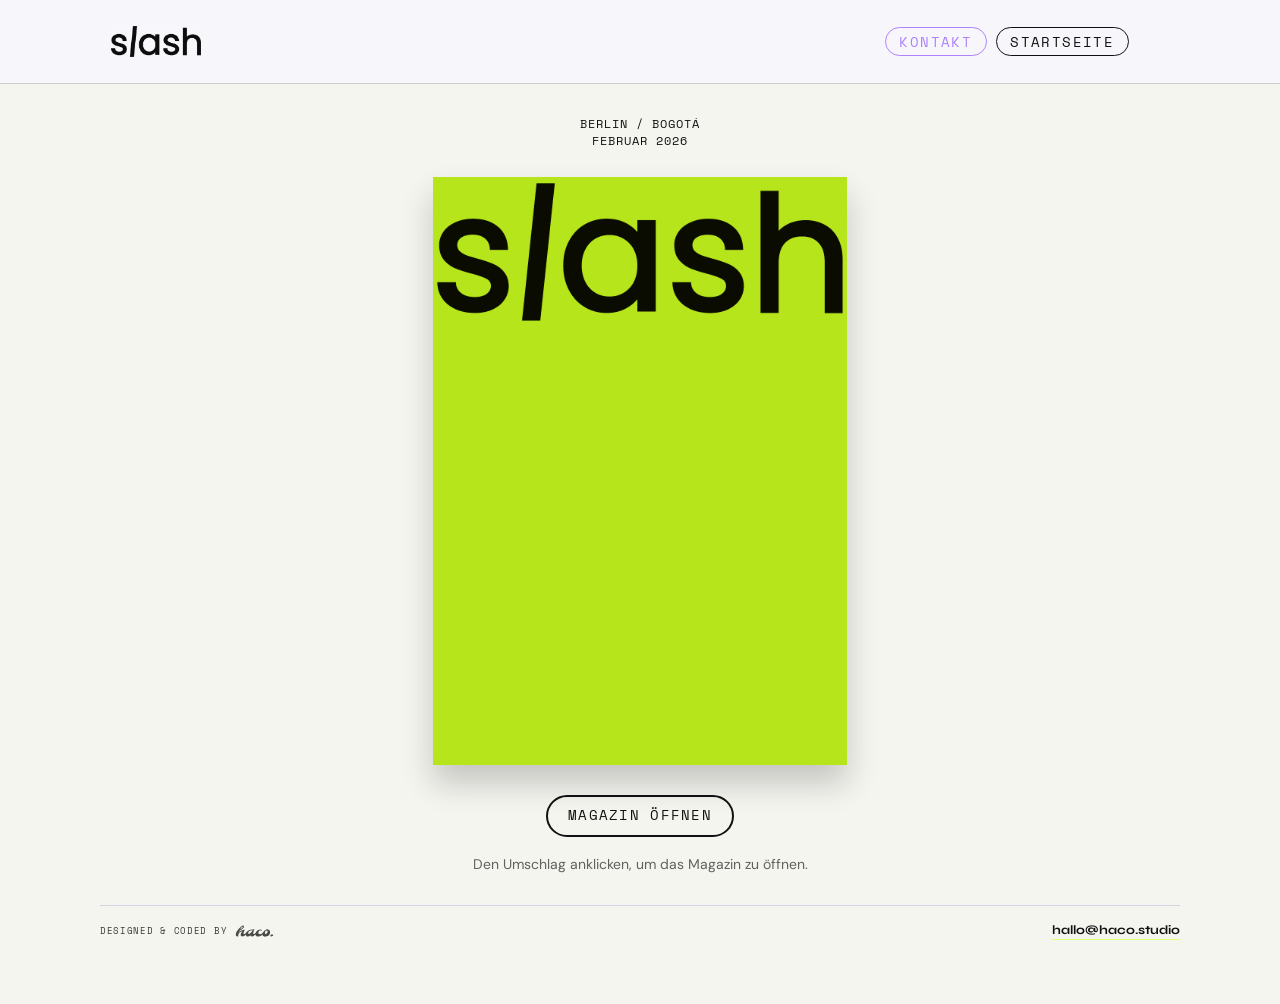
<file: slash/index.html>
<!doctype html>
<html lang="de"><meta charset="utf-8"><meta name="viewport" content="width=device-width,initial-scale=1,maximum-scale=1,user-scalable=no"><title>slash — Berlin / Bogotá</title>
<link rel="icon" type="image/svg+xml" href="assets/favicon.svg">
<style>
*{box-sizing:border-box}body{margin:0;background:#e8e9e3;color:#141414;font:16px Arial,sans-serif}header{display:flex;align-items:center;justify-content:space-between;padding:22px 5vw;border-bottom:1px solid #c9cbc3}h1{font-size:32px;letter-spacing:-2px;margin:0}header span{font-size:14px}main{min-height:calc(100svh - 85px);display:flex;flex-direction:column;align-items:center;justify-content:center;padding:24px 12px;gap:20px}.stage{width:min(94vw,1250px);height:min(68vw,68svh);display:grid;place-items:center;perspective:1800px}.book{height:100%;aspect-ratio:420/297;position:relative;transition:transform 1s;transform-style:preserve-3d;filter:drop-shadow(0 18px 18px #0003)}.book.wings{transform:scale(.55)}.spread{display:flex;position:absolute;inset:0;background:#f8f8f5}.page{width:50%;height:100%;object-fit:contain;background:white}.spine{position:absolute;left:48%;width:4%;height:100%;background:linear-gradient(90deg,transparent,#0003,transparent);pointer-events:none}.flap{border:0;padding:0;position:absolute;top:0;width:45%;height:100%;cursor:pointer;transform-style:preserve-3d;transition:transform 1.2s cubic-bezier(.25,.7,.2,1);background:transparent}.flap.left{left:0;transform-origin:left}.flap.right{right:0;transform-origin:right}.face{position:absolute;inset:0;backface-visibility:hidden;background:#b7e51b;display:grid;place-items:center;overflow:hidden}.left .face{clip-path:polygon(0 0,100% 0,83% 100%,0 100%)}.right .face{clip-path:polygon(17% 0,100% 0,100% 100%,0 100%)}.back{transform:rotateY(180deg);background:#0b0b0b}.back img{width:100%;height:100%;object-fit:fill}.left.open{transform:rotateY(-180deg)}.right.open{transform:rotateY(180deg)}.cover{position:absolute;inset:0 0 0 50%;width:50%;height:100%;padding:0;border:0;background:#b7e51b;transform-origin:left;transition:transform 1.25s,opacity .2s 1.05s;cursor:pointer;z-index:5;box-shadow:3px 0 5px #0002}.cover img{width:100%;height:100%}.closed .spread,.closed .flap,.closed .spine{visibility:hidden}.closed{transform:translateX(-25%)}.cover.open{transform:rotateY(-180deg);opacity:0;pointer-events:none}.controls{display:flex;justify-content:center;flex-wrap:wrap;gap:8px;max-width:900px}button,select{font:inherit;color:inherit;border:1px solid #a9ada1;background:transparent;border-radius:0;padding:11px 15px;cursor:pointer}button:hover,button:focus-visible{background:#b7e51b}button:disabled{opacity:.3;cursor:default}.hint{margin:0;text-align:center;color:#555;font-size:14px;min-height:18px}.turn{position:absolute;top:0;width:50%;height:100%;z-index:4;transform-style:preserve-3d;pointer-events:none}.turn.forward{right:0;transform-origin:left;animation:forward .85s ease-in-out forwards}.turn.backward{left:0;transform-origin:right;animation:backward .85s ease-in-out forwards}.turn img{position:absolute;width:100%;height:100%;backface-visibility:hidden}.turn img:last-child{transform:rotateY(180deg)}@keyframes forward{to{transform:rotateY(-180deg)}}@keyframes backward{to{transform:rotateY(180deg)}}@media(max-width:600px){header{padding:16px}header span{font-size:12px}.stage{height:66vw}.controls{gap:6px}button,select{font-size:14px;padding:10px}.book.wings{transform:scale(.53)}}@media(prefers-reduced-motion:reduce){*{transition:none!important;animation-duration:.01s!important}}

/* Keep the die-cut surfaces transparent outside their polygon, including hover. */
.flap:hover,.flap:focus-visible{background:transparent;border:0}
.flap{container-type:inline-size}
.flap>.face:not(.back){display:block}
.flap>.face:not(.back) b{position:absolute;top:50%;transform:translate(-50%,-50%);display:block;margin:0;font-family:"Poppins",sans-serif;font-weight:600;font-style:normal;font-size:15cqw;line-height:1.1;letter-spacing:-.035em;white-space:nowrap;font-synthesis:none;color:#111}
.flap.left>.face:not(.back) b{left:46%}
.flap.right>.face:not(.back) b{left:54%}
.flap:focus-visible .face{outline:3px solid #141414;outline-offset:-5px}
.book.closed{aspect-ratio:210/297;transform:none}
.closed .cover{inset:0;width:100%;aspect-ratio:210/297}
.magazine-closed .stage{height:min(125vw,68svh)}
.magazine-closed .spread,.magazine-closed .spine{display:none}
.cover.rear{transform:rotateY(180deg)}
.cover.rear img{transform:rotateY(180deg)}
#reverse[hidden]{display:none}

/* Two explicit surfaces keep the opening sequence independent of page layout. */
.closed-cover{height:100%;aspect-ratio:210/297;max-width:100%;padding:0;border:0;background:#b7e51b;box-shadow:0 18px 30px #0003;cursor:pointer}
.closed-cover img{display:block;width:100%;height:100%;object-fit:contain}
.closed-cover:hover,.closed-cover:focus-visible{background:#b7e51b}
.closed-cover:focus-visible{outline:3px solid black;outline-offset:5px}
.magazine-closed .book{display:none}
body:not(.magazine-closed) .closed-cover{display:none}
.book>.cover{display:none}
.magazine-closed #prev,.magazine-closed #next,.magazine-closed #pages,.magazine-closed #middle,#reverse{display:none}

/* The viewport owns the height; the magazine fits the space above the controls. */
html{height:100%;overflow:hidden}
body{height:100vh;height:100dvh;overflow:hidden;display:grid;grid-template-rows:auto minmax(0,1fr)}
header{padding:12px 4vw}
main{min-height:0;min-width:0;overflow:hidden;display:grid;grid-template-rows:minmax(0,1fr) auto auto;justify-content:stretch;align-items:center;justify-items:center;padding:16px 12px;gap:12px}
.stage,.magazine-closed .stage{width:100%;height:100%;min-height:0;min-width:0;display:grid;place-items:center;overflow:visible}
.book,.closed-cover{flex:none;max-width:none;min-width:0;min-height:0}
.controls{max-width:100%;gap:6px}
.hint{line-height:1.3;max-width:100%}
@media(max-height:500px){header{padding:6px 16px}h1{font-size:26px}main{padding:8px;gap:6px}.controls button,.controls select{padding:7px 10px}.hint{font-size:12px}}

.turn img{inset:0;display:block;object-fit:contain;background:#fff;backface-visibility:hidden;-webkit-backface-visibility:hidden}
.turn img:first-child{transform:scale(1.006)}
.turn img:last-child{transform:rotateY(180deg) scale(1.006)}
.book{perspective:1800px}

/* A stationary overlay stays above the animated paper throughout each turn. */
.stage{position:relative}
.book>.spine{display:none}
.spine-overlay{position:absolute;left:50%;top:50%;z-index:20;pointer-events:none;background:linear-gradient(90deg,transparent,#0003,transparent);transform:translate(-50%,-50%);transition:transform 1s}
.magazine-closed .spine-overlay{display:none}

/* A solid dark seam masks the light meeting edges of the page images. */
.spine-overlay{background:linear-gradient(90deg,transparent,rgba(0,0,0,.2),transparent)}
.spine-overlay::after{content:none}

/* Page assets already have the A4 ratio; fill avoids fractional letterboxing. */
.page,.turn img{object-fit:fill}
.spread{background:#151515}

/* Open extensions belong to the cover, independently of the current paper spread. */
.book.wings{transform:none}
.left .back{clip-path:polygon(0 0,100% 0,100% 100%,17% 100%)}
.right .back{clip-path:polygon(0 0,83% 0,100% 100%,0 100%)}
.flap{z-index:2}
.flap:disabled{opacity:1}

.page{display:block;flex:0 0 50%;min-width:0}

.page[role="button"]{cursor:pointer}
.page[role="button"]:focus-visible{outline:2px solid #444;outline-offset:-3px}

/* Original wordmark: complete glyphs and narrow margins, as on the printed cover. */
.closed-cover{position:relative;overflow:hidden}
.closed-cover img.front-wordmark{position:absolute;left:1%;top:1%;width:98%;height:auto;mix-blend-mode:multiply}

header h1{margin:0;line-height:0}
.header-logo{display:block;width:108px;height:auto;mix-blend-mode:multiply}
@media(max-height:500px){.header-logo{width:80px}}

/* Interface styling follows the supplied portfolio reference. */
:root{--ui-purple:#ad7aff;--ui-ink:#181818;--ui-paper:#f6f6f3;--ui-lime:#e6f4aa;--ui-font:"SFMono-Regular",Consolas,"Liberation Mono",monospace}
body{color:var(--ui-ink);background:#edf0df}
header{border-bottom:1px solid rgba(24,24,24,.18)}
header span,.controls,.hint{font-family:var(--ui-font)}
header span{font-size:14px;letter-spacing:.1em}
.controls{gap:10px;padding:2px;align-items:center}
.controls button,.controls select{min-height:42px;padding:10px 20px;border:2px solid var(--ui-purple);border-radius:999px;background:var(--ui-paper);color:#8550d2;font-family:var(--ui-font);font-size:14px;font-weight:400;line-height:1.2;letter-spacing:.09em;text-transform:uppercase;transition:background .15s,color .15s,border-color .15s}
.controls select{padding-right:30px;min-width:0;max-width:100%}
.controls button:hover:not(:disabled){background:var(--ui-purple);color:var(--ui-ink)}
.controls button:focus-visible,.controls select:focus-visible{outline:2px solid var(--ui-ink);outline-offset:3px;background:var(--ui-lime)}
.controls button:disabled{opacity:.35;cursor:default}
.controls #start{border-color:var(--ui-ink);color:var(--ui-ink);background:transparent}
.controls #start:hover:not(:disabled){background:var(--ui-lime)}
.hint{font-size:12px;letter-spacing:.025em;color:#56564d}
@media(max-width:600px),(max-height:500px){.controls{gap:.5rem}.controls button,.controls select{min-height:36px;padding:8px 12px;font-size:12px;letter-spacing:.06em}.controls select{min-width:0;padding-right:28px}header span{font-size:12px}}

/* haco.studio: interface-only design tokens. */
@font-face{font-family:"Poppins";src:url("assets/fonts/Poppins-SemiBold.woff2") format("woff2");font-weight:600;font-style:normal;font-display:swap}
@font-face{font-family:"Space Mono";src:url("../assets/fonts/space-mono-400.woff2") format("woff2");font-weight:400;font-style:normal;font-display:swap}
@font-face{font-family:"DM Sans";src:url("../assets/fonts/dm-sans-400.woff2") format("woff2");font-weight:400;font-style:normal;font-display:swap}
@font-face{font-family:"Syne";src:url("../assets/fonts/syne-700.woff2") format("woff2");font-weight:700;font-style:normal;font-display:swap}
:root{--lime:#DEFF70;--lime-deep:#8AA033;--lav:#CFB5FF;--lav-deep:#7E5FAE;--ice:#B8D8E0;--ice-deep:#5E7F89;--violet:#AD81FD;--cream:#F5F5F0;--ink:#111111;--ui-purple:var(--violet);--ui-ink:var(--ink);--ui-paper:var(--cream);--ui-lime:var(--lime);--ui-font:"Space Mono",monospace}
body{background:var(--cream);color:var(--ink);font-family:"DM Sans",sans-serif;font-weight:400}
header span,.controls{font-family:var(--ui-font);font-weight:400}
.controls button,.controls select{font-family:var(--ui-font);font-weight:400;color:var(--violet);background:var(--cream);border-color:var(--violet);border-radius:999px;transition:background-color .22s,color .22s,border-color .22s}
.controls button:hover:not(:disabled){background:var(--violet);color:var(--ink)}
.controls #start{border-color:var(--ink);color:var(--ink);background:transparent}
.controls #start:hover:not(:disabled){background:var(--ink);color:var(--lime)}
.controls button:focus-visible,.controls select:focus-visible{outline-color:var(--violet);background:var(--cream);color:var(--ink)}
.hint{font-family:"DM Sans",sans-serif;font-size:14px;letter-spacing:0;color:rgba(17,17,17,.65)}
.mobile-break{display:inline}
.mobile-break br{display:none}

/* Reserve a dedicated arrow area inside the page selector pill. */
.controls select{appearance:none;-webkit-appearance:none;padding-right:46px;background-image:url("data:image/svg+xml,%3Csvg xmlns='http://www.w3.org/2000/svg' width='16' height='16' viewBox='0 0 16 16'%3E%3Cpath d='m4 6 4 4 4-4' fill='none' stroke='%23111111' stroke-width='1.5' stroke-linecap='round' stroke-linejoin='round'/%3E%3C/svg%3E");background-repeat:no-repeat;background-size:16px 16px;background-position:right 18px center}
@media(max-width:600px),(max-height:500px){.controls select{padding-right:28px;background-position:right 8px center}}
@media(forced-colors:active){.controls select{appearance:auto;-webkit-appearance:auto;background-image:none}}

/* Shared haco.studio project shell, based on the Monochromatic case study. */
html{height:auto;scroll-behavior:smooth;overflow-x:hidden;overflow-y:auto}
body{height:auto;min-height:0;overflow-x:hidden;overflow-y:auto;display:block}
.topbar{position:sticky;top:0;z-index:50;backdrop-filter:blur(10px);-webkit-backdrop-filter:blur(10px);background:rgba(248,248,252,.88);border-bottom:1px solid rgba(24,24,24,.18)}
.topbar-inner{width:100%;max-width:1200px;margin:0 auto;padding:.9rem 60px;display:grid;grid-template-columns:auto minmax(0,1fr) auto;align-items:center;gap:2.5rem}
.brand{display:contents;font-family:"Syne","DM Sans",sans-serif;font-weight:700;font-size:1.4rem;letter-spacing:.01em}
.brand-logo{display:block;width:90px;height:auto;mix-blend-mode:multiply}
.brand-meta{font-family:"Space Mono",monospace;font-size:12px;font-weight:400;letter-spacing:.08em;text-transform:uppercase}
.brand-meta .brand-date::before{content:" · ";white-space:pre}
.brand-meta{text-align:center}
.topbar-actions{justify-self:end;display:block}
.nav-pill{display:inline-block;font-family:"Space Mono",monospace;font-size:calc(.56rem + 2pt);letter-spacing:.08em;text-transform:uppercase;line-height:1;padding:.42rem .85rem;border:1.5px solid;border-radius:999px;text-decoration:none;-webkit-tap-highlight-color:transparent}
.home-link{color:var(--ink);border-color:var(--ink)}
.nav-contact{color:var(--violet);border-color:var(--violet)}
.topbar-actions a+a{margin-left:.55rem}
.topbar-actions .nav-pill:hover{background:var(--ink);color:var(--cream);border-color:var(--ink)}
.topbar-actions .nav-contact:hover{background:var(--violet);color:#fff;border-color:var(--violet)}
.topbar-actions .nav-pill:focus-visible{outline:2px solid var(--violet);outline-offset:2px;box-shadow:0 0 0 4px rgba(142,121,255,.2)}
.nav-pill-icon{width:1.15rem;height:1.15rem;display:none;vertical-align:middle}
main{max-width:1200px;margin:0 auto;padding:2rem 60px 4rem;display:flex;flex-direction:column;align-items:stretch;justify-content:flex-start;gap:1rem;overflow:visible}
.project-info{align-self:center;text-align:center;font-family:"Space Mono",monospace;font-size:12px;letter-spacing:.08em;line-height:1.35;text-transform:uppercase}
.project-info{display:flex;flex-direction:column;align-items:center}
.project-info .brand-date::before{display:none}
.stage,.magazine-closed .stage{width:100%;height:min(68vw,68svh);min-height:300px;display:grid;place-items:center;overflow:visible}
.controls{align-self:center;gap:.5rem}
.hint{align-self:center}
.interaction-area{display:contents}
footer{grid-column:1 / -1;border-top:1px solid #d2d6e8;margin-top:1rem;padding-top:1rem;color:#53586f;font-size:.69rem;display:flex;align-items:center;justify-content:space-between;gap:1rem;flex-wrap:wrap}
.footer-credit{display:inline-flex;align-items:center;gap:.4125rem;font-family:"Space Mono",monospace;font-size:calc(.42rem + 1.5pt);letter-spacing:.08em;text-transform:uppercase;opacity:.82;color:var(--ink)}
.footer-logo img{height:18px;width:auto;display:block;opacity:.85}
.footer-meta{display:flex;flex-direction:column;align-items:flex-end;gap:.2625rem}
.footer-email{display:inline-block;font-family:"Syne","DM Sans",sans-serif;font-size:.7875rem;font-weight:700;color:var(--ink);text-decoration:none;border-bottom:1.5px solid #DEFF70;padding-bottom:.09rem;transition:color .2s,border-color .2s}
.footer-email:hover{color:#8e79ff;border-color:#8e79ff}
@media(max-width:960px){
  footer{flex-direction:column;align-items:center;text-align:center}
  .footer-meta{align-items:center}
}
@media(max-width:720px){
  body{min-height:100dvh;display:flex;flex-direction:column}
  .topbar-inner{grid-template-columns:auto minmax(0,1fr) auto;padding:.3875rem 16px;gap:0}
  .brand{display:contents}
  .brand-logo{width:70px}
  .topbar-actions{justify-self:end;display:inline-flex;align-items:center;gap:.6rem}
  .topbar-actions a+a{margin-left:0}
  .topbar-actions a{display:inline-flex;align-items:center;justify-content:center;width:2.25rem;height:2.25rem;padding:0}
  .nav-pill-label{display:none}
  .nav-pill-icon{display:block}
  main{width:100%;flex:1;min-height:0;padding:1.5rem 16px 2.4rem}
  .stage{height:min(90vw,68svh);min-height:260px}
  .magazine-closed .stage{height:min(100vw,68svh);min-height:260px}
  footer{gap:1rem;margin-top:0}
  .controls{display:grid;grid-template-columns:max-content max-content;gap:.5rem;width:max-content;max-width:100%;min-width:0}
  .controls button{min-width:0;width:max-content;justify-self:center}
  .controls select{min-width:0;width:auto}
  .controls #start{grid-column:1}
  .controls #middle{grid-column:2}
  .controls #pages{grid-column:1 / -1;grid-row:2;justify-self:center}
  .controls #prev{grid-column:1;grid-row:3;justify-self:end}
  .controls #next{grid-column:2;grid-row:3;justify-self:start}
  .controls #reverse{grid-column:1 / -1;grid-row:4}
  .interaction-area{display:flex;flex:0 1 auto;min-height:0;flex-direction:column;justify-content:center;align-items:center;gap:1.5rem;width:100%}
  .hint{margin:0 0 .5rem}
  .mobile-break br{display:block}
  .hint{line-height:1.1}
}
@media(max-height:500px){
  .topbar-inner{padding:.5rem 16px}
  main{padding:.8rem 16px 2rem}
  .stage,.magazine-closed .stage{height:55vw;min-height:220px}
}
@media(max-width:720px){
  .stage{touch-action:none}
  .stage .book,.stage .closed-cover{transform:translate(var(--magazine-x,0px),var(--magazine-y,0px)) scale(var(--magazine-zoom,1));transform-origin:center}
}

/* Filled button states invert their outline treatment using the cream text. */
.controls button:hover:not(:disabled),
.controls button:active:not(:disabled),
.controls button[aria-pressed="true"]{background:var(--violet);border-color:var(--violet);color:var(--cream)}
.controls #start:hover:not(:disabled),
.controls #start:active:not(:disabled),
.controls #start[aria-pressed="true"]{background:var(--ink);border-color:var(--ink);color:var(--cream)}
.controls button:focus-visible{outline:2px solid var(--violet);outline-offset:3px}
</style>
<body class="magazine-closed"><header class="topbar"><div class="topbar-inner"><div class="brand"><img class="brand-logo" src="assets/front-wordmark.png" alt="slash"></div><div class="topbar-actions"><a class="nav-contact nav-pill" href="../index.html?contact=1" aria-label="Kontakt"><svg class="nav-pill-icon" viewBox="0 0 24 24" fill="none" aria-hidden="true" focusable="false"><path d="M3 6.75A1.75 1.75 0 0 1 4.75 5h14.5A1.75 1.75 0 0 1 21 6.75v10.5A1.75 1.75 0 0 1 19.25 19H4.75A1.75 1.75 0 0 1 3 17.25V6.75Z" stroke="currentColor" stroke-width="1.7"/><path d="m4.5 7.5 7.05 5.25a.75.75 0 0 0 .9 0L19.5 7.5" stroke="currentColor" stroke-width="1.7" stroke-linecap="round" stroke-linejoin="round"/></svg><span class="nav-pill-label">Kontakt</span></a><a class="home-link nav-pill" href="../index.html" aria-label="Startseite"><svg class="nav-pill-icon" viewBox="0 0 24 24" fill="none" aria-hidden="true" focusable="false"><path d="M4 10.5 12 4l8 6.5" stroke="currentColor" stroke-width="1.7" stroke-linecap="round" stroke-linejoin="round"/><path d="M6.5 9.8v8.2a1 1 0 0 1 1 1H11v-4.2h2V19h3.5a1 1 0 0 0 1-1V9.8" stroke="currentColor" stroke-width="1.7" stroke-linecap="round" stroke-linejoin="round"/></svg><span class="nav-pill-label">Startseite</span></a></div></div></header>
<main><div class="project-info"><span>BERLIN / BOGOTÁ</span><span class="brand-date">FEBRUAR 2026</span></div><div class="stage"><button class="closed-cover" id="closedCover" aria-label="Magazin zur Mitte öffnen"><img class="front-wordmark" src="assets/front-wordmark.png" alt="slash – geschlossene Vorderseite im A4-Hochformat"></button><div class="book closed" id="book"><div class="spread"><img class="page" id="leftPage" alt=""><img class="page" id="rightPage" alt=""></div><div class="spine"></div><button class="flap left" id="leftFlap" aria-label="Berlin-Lasche öffnen" aria-expanded="false"><span class="face"><b>Berlin</b></span><span class="face back"><img src="assets/flap-left.jpg" alt="Berlin Stadtinformationen"></span></button><button class="flap right" id="rightFlap" aria-label="Bogotá-Lasche öffnen" aria-expanded="false"><span class="face"><b>Bogotá</b></span><span class="face back"><img src="assets/flap-right.jpg" alt="Bogotá Stadtinformationen"></span></button><button class="cover" id="cover" aria-label="Magazin öffnen"><img src="assets/cover.jpg" alt="slash Umschlag"></button></div><div class="spine-overlay" id="spineOverlay" aria-hidden="true"></div></div>
<div class="interaction-area"><div class="controls"><button id="start">Magazin öffnen</button><button id="middle">Zur Mitte</button><select id="pages" aria-label="Doppelseite auswählen"></select><button id="prev" disabled>Zurück</button><button id="next" disabled>Weiter</button><button id="reverse">Rückseite ansehen</button></div><p class="hint" id="hint" aria-live="polite">Den Umschlag anklicken,<span class="mobile-break"><br></span> um das Magazin zu öffnen.</p></div><footer><div class="footer-credit"><span>Designed &amp; coded by</span><span class="footer-logo"><img src="../assets/icons/logo-haco-punkt.svg" alt="haco."></span></div><div class="footer-meta"><a href="mailto:hallo@haco.studio" class="footer-email">hallo@haco.studio</a></div></footer></main>
<script>
const $=id=>document.getElementById(id),book=$('book'),stage=document.querySelector('.stage');let spread=34,opened=false,busy=false,rear=false;const src=n=>n===0?'assets/inside-left.jpg':n===69?'assets/inside-right.jpg':`assets/page-${String(n).padStart(2,'0')}.jpg`;
let pinchStartDistance=0,pinchStartZoom=1,pinchStartX=0,pinchStartY=0,pinchStartCenterX=0,pinchStartCenterY=0;
function resetZoom(){stage.style.setProperty('--magazine-zoom','1');stage.style.setProperty('--magazine-x','0px');stage.style.setProperty('--magazine-y','0px');}
function pinchDistance(touches){const dx=touches[0].clientX-touches[1].clientX,dy=touches[0].clientY-touches[1].clientY;return Math.hypot(dx,dy)}
function touchCenter(touches){return{x:(touches[0].clientX+touches[1].clientX)/2,y:(touches[0].clientY+touches[1].clientY)/2}}
function clampPan(x,y,zoom){
 const target=opened?book:$('closedCover'),maxX=Math.max(0,(target.offsetWidth*zoom-stage.clientWidth)/2),maxY=Math.max(0,(target.offsetHeight*zoom-stage.clientHeight)/2);
 return {x:Math.max(-maxX,Math.min(maxX,x)),y:Math.max(-maxY,Math.min(maxY,y))};
}
stage.addEventListener('touchstart',event=>{
 if(event.touches.length!==2)return;
 pinchStartDistance=pinchDistance(event.touches);
 pinchStartZoom=parseFloat(getComputedStyle(stage).getPropertyValue('--magazine-zoom'))||1;
 pinchStartX=parseFloat(getComputedStyle(stage).getPropertyValue('--magazine-x'))||0;
 pinchStartY=parseFloat(getComputedStyle(stage).getPropertyValue('--magazine-y'))||0;
 const center=touchCenter(event.touches);
 pinchStartCenterX=center.x;
 pinchStartCenterY=center.y;
},{passive:true});
stage.addEventListener('touchmove',event=>{
 if(event.touches.length!==2||!pinchStartDistance)return;
 event.preventDefault();
 const zoom=Math.min(2.25,Math.max(1,pinchStartZoom*pinchDistance(event.touches)/pinchStartDistance));
 const center=touchCenter(event.touches),pan=clampPan(pinchStartX+center.x-pinchStartCenterX,pinchStartY+center.y-pinchStartCenterY,zoom);
 stage.style.setProperty('--magazine-zoom',zoom.toFixed(3));
 stage.style.setProperty('--magazine-x',`${pan.x}px`);
 stage.style.setProperty('--magazine-y',`${pan.y}px`);
},{passive:false});
stage.addEventListener('touchend',event=>{if(event.touches.length<2)pinchStartDistance=0},{passive:true});
const groups=[0,...Array.from({length:33},(_,i)=>(i+1)*2),68];for(const n of groups){const option=new Option(n===0?'Umschlag innen / Seite 1':n===68?'Seite 68 / Umschlag innen':`Seiten ${n} / ${n+1}`,n);$('pages').add(option)}
function fitPageSelect(){
 const select=$('pages'),option=select.options[select.selectedIndex];
 if(!option)return;
 const style=getComputedStyle(select),canvas=fitPageSelect.canvas||document.createElement('canvas'),context=canvas.getContext('2d');
 fitPageSelect.canvas=canvas;
 context.font=`${style.fontWeight} ${style.fontSize} ${style.fontFamily}`;
 const padding=parseFloat(style.paddingLeft)+parseFloat(style.paddingRight)+parseFloat(style.borderLeftWidth)+parseFloat(style.borderRightWidth);
 const arrow=style.appearance==='none'?0:0;
 select.style.width=`${Math.ceil(context.measureText(option.text).width+padding+arrow)}px`;
}
function fitMagazine(){
 const stage=document.querySelector('.stage');
 if(!stage)return;
 const inset=window.matchMedia('(max-width: 720px)').matches?4:24;
 const width=Math.max(0,stage.clientWidth-inset),height=Math.max(0,stage.clientHeight-inset);
 const ratio=opened?420/297:210/297;
 const extent=opened&&($('leftFlap').classList.contains('open')||$('rightFlap').classList.contains('open'))?1.9:1;
 const fittedHeight=Math.min(height,width/(ratio*extent));
 const dpr=window.devicePixelRatio||1;
 const fittedWidth=Math.floor(fittedHeight*ratio*dpr/2)*2/dpr;
 const alignedHeight=Math.floor(fittedHeight*dpr)/dpr;
 const target=opened?book:$('closedCover');
 target.style.width=`${fittedWidth}px`;
 target.style.height=`${alignedHeight}px`;
 const shadow=$('spineOverlay');
 shadow.style.setProperty('--seam-width',`${1/(window.devicePixelRatio||1)}px`);
 shadow.style.width=`${fittedWidth*.04}px`;
 shadow.style.height=`${alignedHeight}px`;
 const scale=1;
 shadow.style.transform=`translate(calc(-50% + var(--magazine-x,0px)),calc(-50% + var(--magazine-y,0px))) scale(var(--magazine-zoom,${scale}))`;
}
function render(){for(const [id,n] of [['leftPage',spread],['rightPage',spread+1]]){const img=$(id);img.style.visibility=n<0||n>69?'hidden':'visible';if(n>=0&&n<=69){img.src=src(n);img.alt=n===0?'Umschlaginnenseite links':n===69?'Umschlaginnenseite rechts':`Magazinseite ${n}`}}$('reverse').hidden=opened;$('pages').disabled=!opened||busy;$('middle').disabled=busy;$('start').disabled=busy;$('pages').value=spread;fitPageSelect();$('prev').disabled=!opened||spread===0||busy;$('next').disabled=!opened||spread===68||busy;const center=opened&&spread===34;for(const id of ['leftFlap','rightFlap']){$(id).style.display=opened?'block':'none';$(id).disabled=busy;}book.classList.toggle('wings',opened&&($('leftFlap').classList.contains('open')||$('rightFlap').classList.contains('open')));fitMagazine();$('hint').innerHTML=!opened?'Den Umschlag anklicken,<span class="mobile-break"><br></span> um das Magazin zu öffnen.':center?'Berlin und Bogotá anklicken,<span class="mobile-break"><br></span> um die Laschen aufzuklappen.':'Links klicken: zurück. Rechts klicken: weiter. Auch mit Pfeiltasten.'}
function openBook(){resetZoom();spread=34;for(const id of ['leftFlap','rightFlap']){ $(id).classList.remove('open');$(id).setAttribute('aria-expanded','false');}rear=false;$('cover').classList.remove('rear');$('cover').querySelector('img').src='assets/cover.jpg';$('reverse').textContent='Rückseite ansehen';document.body.classList.remove('magazine-closed');opened=true;book.classList.remove('closed');$('cover').classList.add('open');$('start').textContent='Schließen';render()}
$('closedCover').onclick=openBook;$('cover').onclick=openBook;$('start').onclick=()=>{if(!opened){openBook();return}resetZoom();opened=false;rear=false;document.body.classList.add('magazine-closed');$('cover').classList.remove('rear');$('cover').querySelector('img').src='assets/cover.jpg';$('reverse').textContent='Rückseite ansehen';spread=34;book.classList.add('closed');$('cover').classList.remove('open');for(const id of ['leftFlap','rightFlap'])$(id).classList.remove('open');$('start').textContent='Magazin öffnen';render()};
$('reverse').onclick=()=>{rear=!rear;$('cover').classList.toggle('rear',rear);const img=$('cover').querySelector('img');img.src=rear?'assets/back-cover.jpg':'assets/cover.jpg';img.alt=rear?'slash Rückseite mit Bildlogo':'slash Vorderseite';$('reverse').textContent=rear?'Vorderseite ansehen':'Rückseite ansehen'};
for(const [id,label] of [['leftFlap','Berlin'],['rightFlap','Bogotá']])$(id).onclick=()=>{if(busy)return;if(spread!==34){spread=34;render();}const isOpen=$(id).classList.toggle('open');$(id).setAttribute('aria-expanded',isOpen);$(id).setAttribute('aria-label',`${label}-Lasche ${isOpen?'schließen':'öffnen'}`);render()};
async function go(target,animate=true){
 if(busy)return;
 target=Math.max(0,Math.min(68,target));
 if(!opened)openBook();
 if(target===spread)return;
 const old=spread,forward=target>old;
 for(const id of ['leftFlap','rightFlap']){$(id).classList.add('open');$(id).setAttribute('aria-expanded','true');$(id).setAttribute('aria-label',id==='leftFlap'?'Berlin-Klappe schließen':'Bogotá-Klappe schließen');}
 if(!animate){spread=target;render();return}
 busy=true;render();
 const turn=document.createElement('div');
 turn.className=`turn ${forward?'forward':'backward'}`;
 const loads=[];
 const waitForImage=image=>new Promise((resolve,reject)=>{
  if(image.complete){if(image.naturalWidth>0)resolve();else reject(new Error(`Bild konnte nicht geladen werden: ${image.src}`));return}
  image.addEventListener('load',resolve,{once:true});
  image.addEventListener('error',()=>reject(new Error(`Bild konnte nicht geladen werden: ${image.src}`)),{once:true});
 });
 for(const n of (forward?[old+1,target]:[old,target+1])){
  const img=document.createElement('img');
  if(n>=0&&n<=69){img.src=src(n);loads.push(waitForImage(img))}
  img.alt='';turn.append(img);
 }
 const underneath=forward?target+1:target;
 if(underneath>=0&&underneath<=69){const preload=new Image();preload.src=src(underneath);loads.push(waitForImage(preload))}
 try{await Promise.all(loads)}catch{busy=false;render();return}
 if(!opened||spread!==old){busy=false;render();return}
 spread=target;render();
 // Keep the receiving side on the old page until the physical sheet covers it.
 const stationary=forward?$('leftPage'):$('rightPage');
 const oldPage=forward?old:old+1;
 stationary.style.visibility=oldPage>=0&&oldPage<=69?'visible':'hidden';
 if(oldPage>=0&&oldPage<=69){stationary.src=src(oldPage);stationary.alt=`Magazinseite ${oldPage}`}
 // Cover extensions remain unfolded and visible during the entire turn.
 fitMagazine();
 book.append(turn);
 let finished=false;
 function finish(){if(finished)return;finished=true;turn.remove();busy=false;render()}
 turn.addEventListener('animationend',finish,{once:true});
 setTimeout(finish,1000);
}
for(const [id,direction,label] of [['leftPage',-2,'Vorherige Doppelseite'],['rightPage',2,'Nächste Doppelseite']]){
 const page=$(id);page.setAttribute('role','button');page.setAttribute('tabindex','0');page.setAttribute('aria-label',label);
 page.onclick=()=>{if(opened&&!busy)go(spread+direction)};
 page.addEventListener('keydown',e=>{if(e.key==='Enter'||e.key===' '){e.preventDefault();e.stopPropagation();page.onclick()}});
}
$('prev').onclick=()=>go(spread-2);$('next').onclick=()=>go(spread+2);$('middle').onclick=()=>{if(busy)return;spread=34;for(const id of ['leftFlap','rightFlap']){$(id).classList.remove('open');$(id).setAttribute('aria-expanded','false');}render()};$('pages').onchange=e=>go(Number(e.target.value),false);document.addEventListener('keydown',e=>{if(e.target.tagName==='SELECT')return;if(opened&&e.key==='ArrowRight')go(spread+2);if(opened&&e.key==='ArrowLeft')go(spread-2)});new ResizeObserver(fitMagazine).observe(document.querySelector('.stage'));window.addEventListener('resize',()=>{fitMagazine();fitPageSelect()});window.addEventListener('pageshow',()=>{if(opened)$('start').onclick();});document.fonts?.ready.then(fitPageSelect);render();
</script></html>
</file>
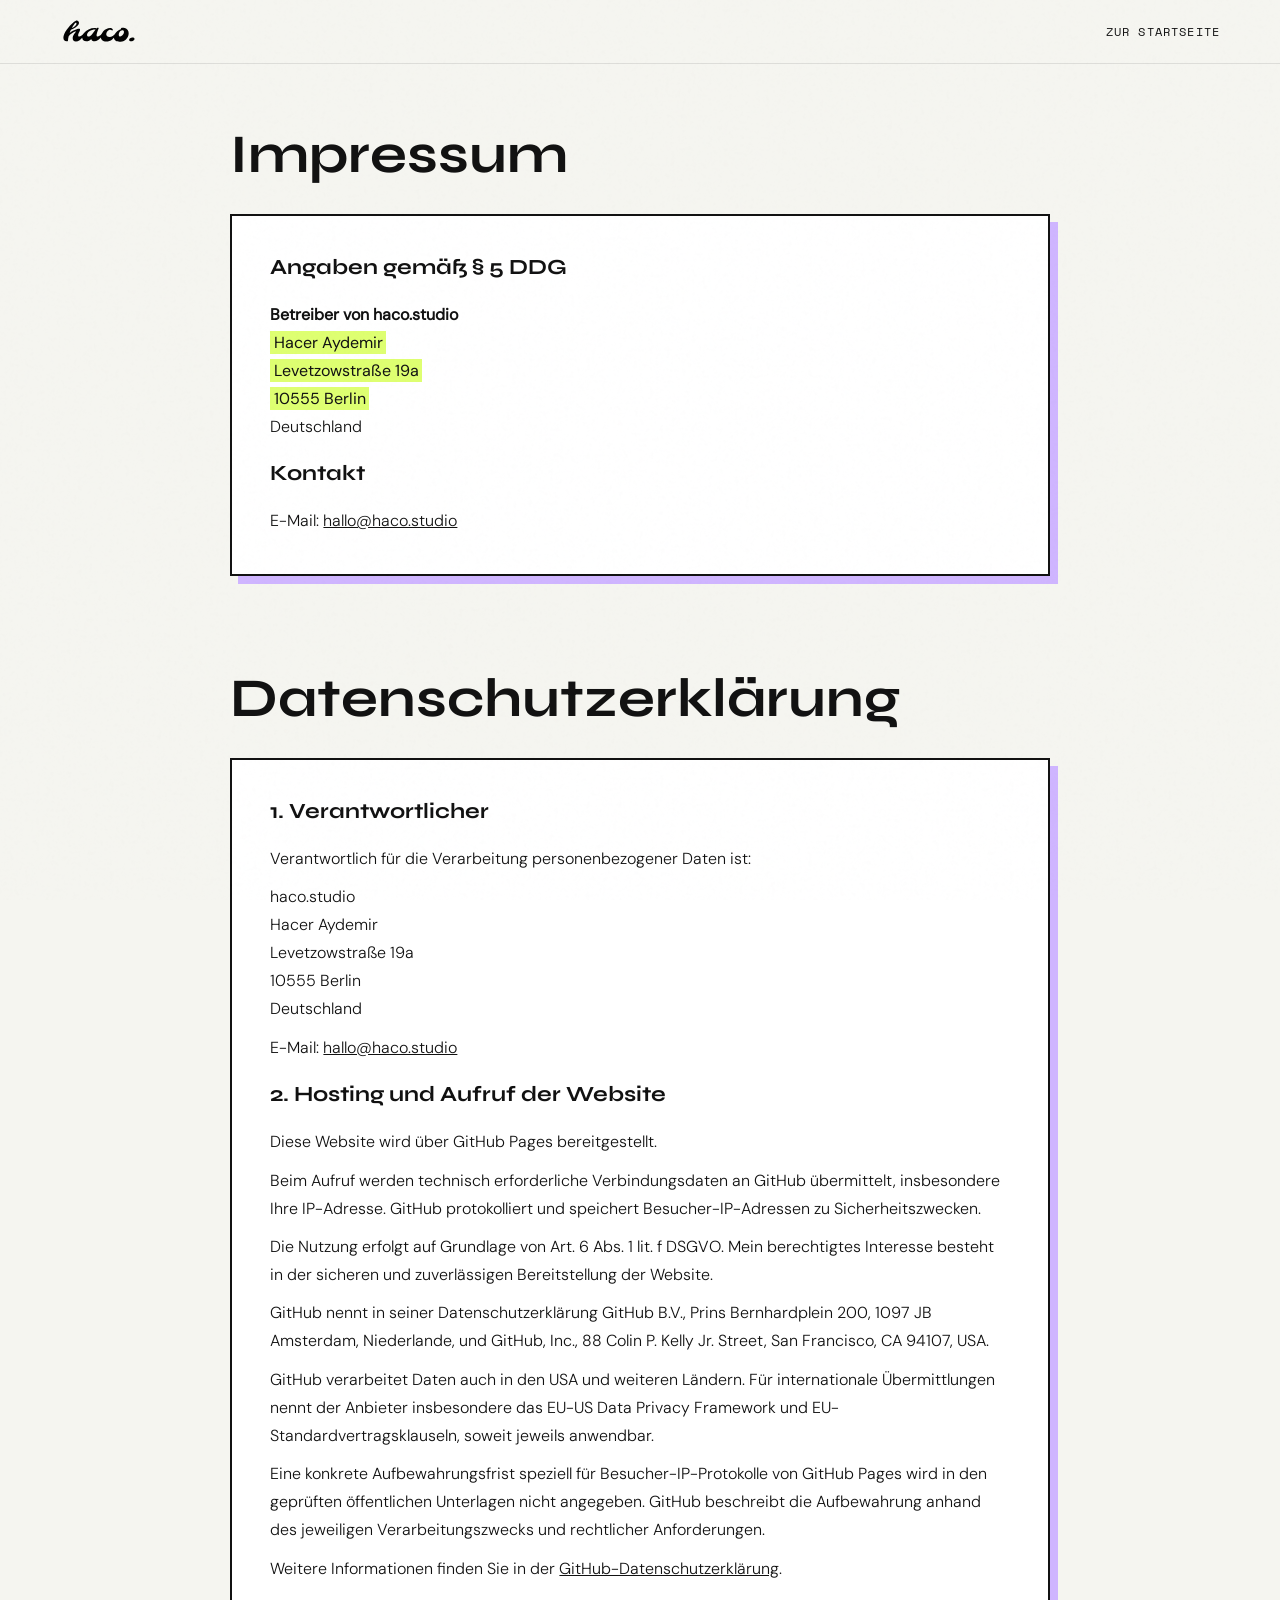
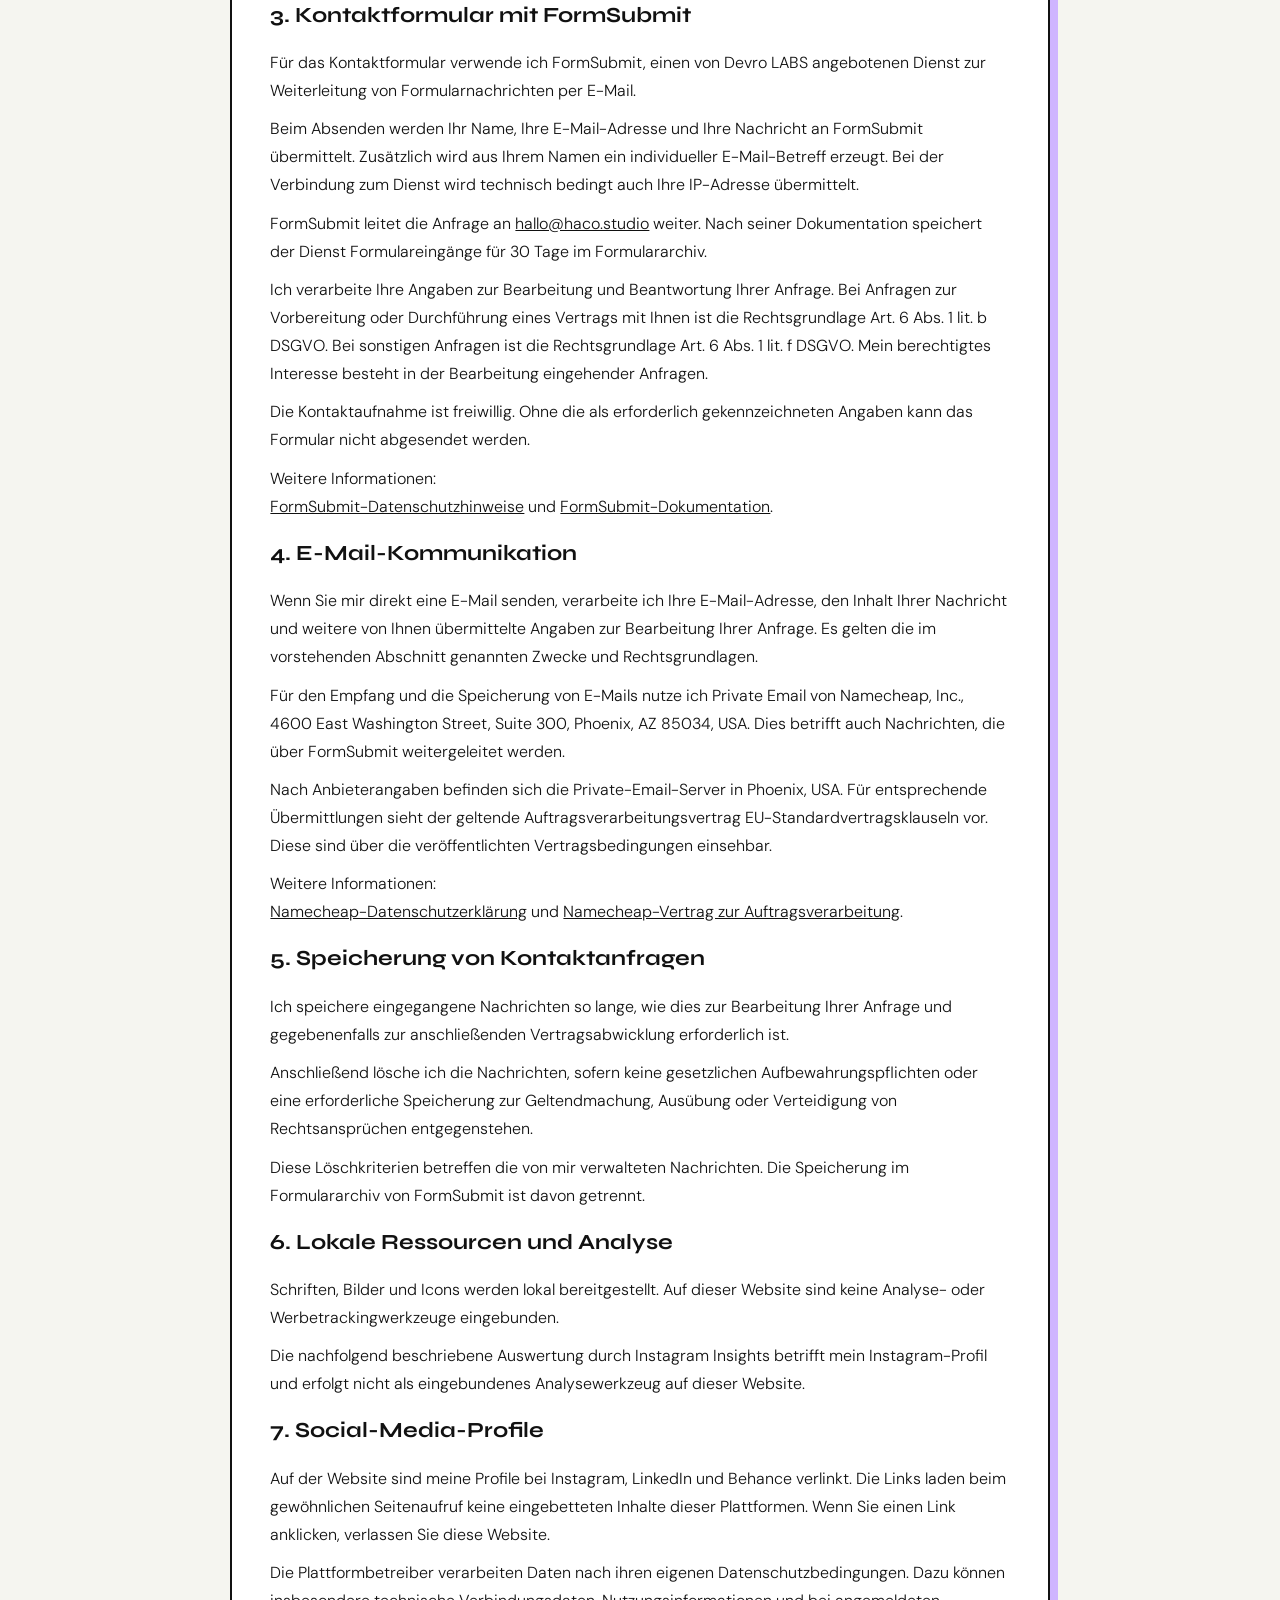
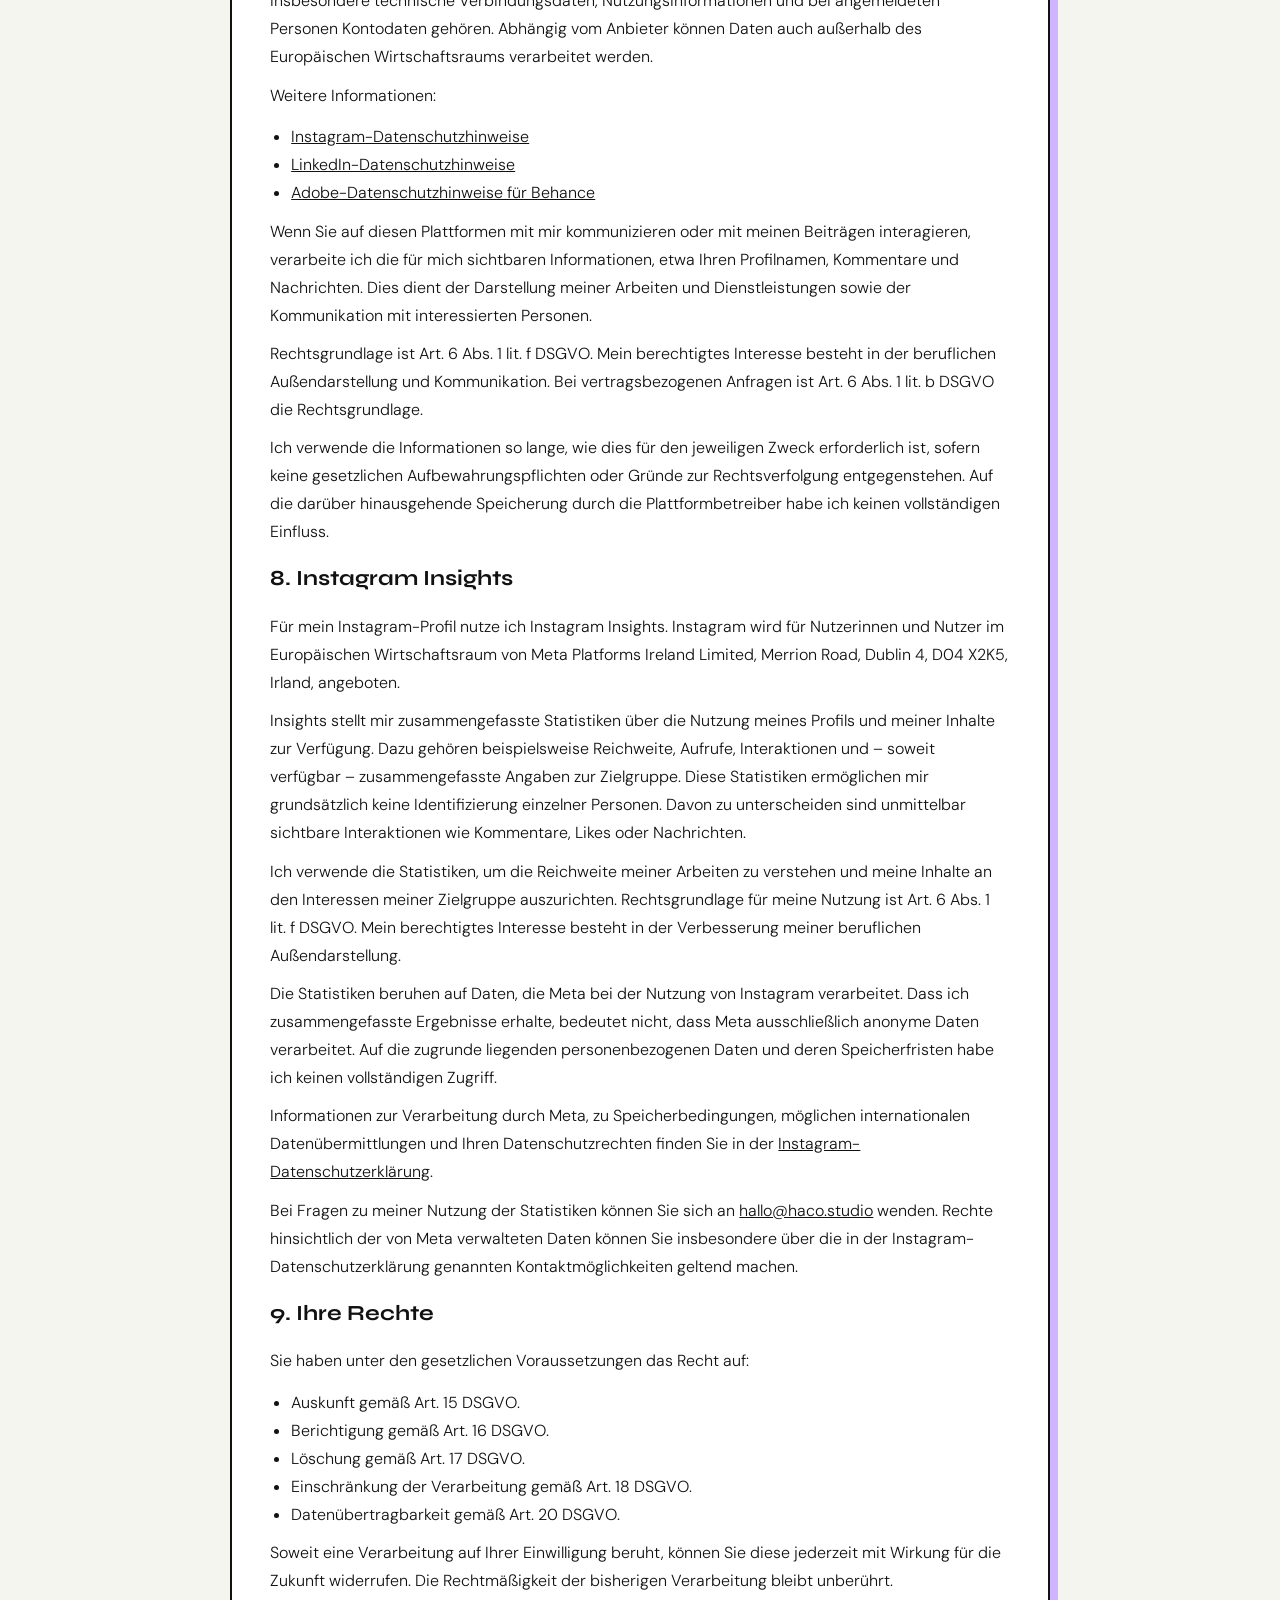
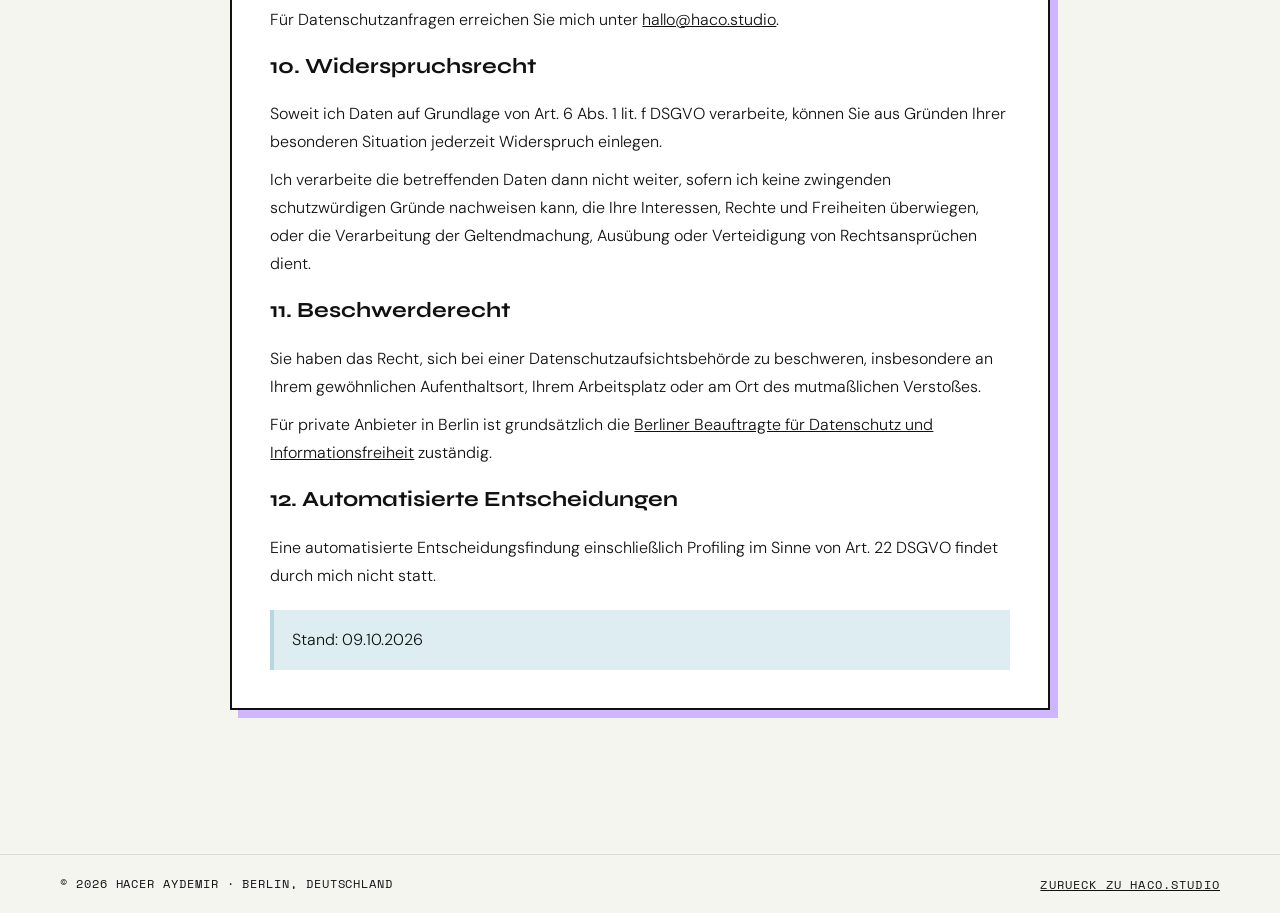
<file: impressum.html>
<!DOCTYPE html>
<html lang="de">
<head>
<meta charset="UTF-8">
<meta name="viewport" content="width=device-width, initial-scale=1.0">
<meta name="robots" content="noindex">
<link rel="icon" type="image/svg+xml" href="assets/icons/project-frame-05.svg">
<title>Impressum &amp; Datenschutz | haco.studio</title>
<style>
  @font-face {
    font-family: 'DM Sans';
    src: url('assets/fonts/dm-sans-300.woff2') format('woff2');
    font-style: normal;
    font-weight: 300;
    font-display: swap;
  }
  @font-face {
    font-family: 'DM Sans';
    src: url('assets/fonts/dm-sans-400.woff2') format('woff2');
    font-style: normal;
    font-weight: 400;
    font-display: swap;
  }
  @font-face {
    font-family: 'Space Mono';
    src: url('assets/fonts/space-mono-400.woff2') format('woff2');
    font-style: normal;
    font-weight: 400;
    font-display: swap;
  }
  @font-face {
    font-family: 'Syne';
    src: url('assets/fonts/syne-700.woff2') format('woff2');
    font-style: normal;
    font-weight: 700;
    font-display: swap;
  }

  :root {
    --lime: #DEFF70;
    --lav: #CFB5FF;
    --ice: #B8D8E0;
    --violet: #AD81FD;
    --cream: #F5F5F0;
    --ink: #111111;
    --page-gutter: 60px;
    --min-text-size: calc(.56rem + 2pt);
  }
  *, *::before, *::after { box-sizing: border-box; }
  html { scroll-behavior: smooth; overflow-x: hidden; }
  body {
    margin: 0;
    min-height: 100vh;
    background: var(--cream);
    color: var(--ink);
    font-family: 'DM Sans', sans-serif;
    overflow-x: hidden;
  }
  body::before {
    content: '';
    position: fixed;
    inset: 0;
    pointer-events: none;
    z-index: 2;
    opacity: .5;
    background-image: url("data:image/svg+xml,%3Csvg viewBox='0 0 200 200' xmlns='http://www.w3.org/2000/svg'%3E%3Cfilter id='n'%3E%3CfeTurbulence type='fractalNoise' baseFrequency='0.85' numOctaves='4' stitchTiles='stitch'/%3E%3C/filter%3E%3Crect width='100%25' height='100%25' filter='url(%23n)' opacity='0.03'/%3E%3C/svg%3E");
  }
  nav {
    display: flex;
    align-items: center;
    justify-content: space-between;
    padding: .9rem var(--page-gutter);
    border-bottom: 1px solid rgba(17,17,17,.1);
  }
  .nav-logo { color: var(--ink); display: block; }
  .nav-logo img { display: block; width: 78px; height: 34px; object-fit: contain; }
  .back-link, .footer-link {
    color: var(--ink);
    font-family: 'Space Mono', monospace;
    font-size: var(--min-text-size);
    letter-spacing: .1em;
    text-transform: uppercase;
  }
  .back-link { text-decoration: none; }
  .back-link:hover, .footer-link:hover, a:hover { color: var(--violet); }
  main {
    width: min(820px, calc(100% - (var(--page-gutter) * 2)));
    margin: 0 auto;
    padding: 4rem 0 9rem;
  }
  .eyebrow {
    display: inline-block;
    margin-bottom: 1.3rem;
    padding: .45rem .8rem;
    background: var(--ink);
    color: var(--lime);
    font-family: 'Space Mono', monospace;
    font-size: var(--min-text-size);
    letter-spacing: .14em;
    text-transform: uppercase;
  }
  h1, h2, h3 {
    font-family: 'Syne', sans-serif;
    font-weight: 700;
  }
  h1 {
    margin: 0 0 4.5rem;
    font-size: clamp(3rem, 8vw, 6rem);
    line-height: .95;
    letter-spacing: -.02em;
  }
  h1 em { color: var(--violet); font-style: normal; }
  h2 {
    margin: 0 0 2rem;
    font-size: clamp(2rem, 4.5vw, 3.4rem);
    line-height: 1;
  }
  h3 {
    margin: 2.2rem 0 .7rem;
    font-size: 1.35rem;
    line-height: 1.15;
  }
  .legal-section + .legal-section { margin-top: 6rem; }
  .legal-card {
    display: grid;
    gap: 1.25rem;
    min-width: 0;
    padding: 2.4rem;
    border: 2px solid var(--ink);
    background: #fff;
    box-shadow: 8px 8px 0 var(--lav);
    overflow-wrap: anywhere;
  }
  .legal-block { display: grid; gap: .65rem; }
  .legal-card h3 { margin-top: 0; }
  p, li { margin: 0; font-size: 1rem; line-height: 1.75; font-weight: 300; }
  ul { margin: .2rem 0 0; padding-left: 1.3rem; }
  a { color: inherit; }
  .placeholder {
    display: inline;
    padding: .08rem .22rem;
    background: var(--lime);
    font-weight: 400;
  }
  .review-note {
    padding: 1rem 1.1rem;
    background: color-mix(in srgb, var(--ice) 46%, white);
    border-left: 4px solid var(--ice);
  }
  .review-note strong { font-weight: 400; }
  footer {
    display: flex;
    justify-content: space-between;
    gap: 1rem;
    padding: 1.3rem var(--page-gutter);
    border-top: 1px solid rgba(17,17,17,.1);
    font-family: 'Space Mono', monospace;
    font-size: var(--min-text-size);
    letter-spacing: .08em;
    text-transform: uppercase;
  }
  footer p { font: inherit; line-height: 1.4; }
  @media (max-width: 720px) {
    :root { --page-gutter: 24px; }
    nav { padding-top: .75rem; padding-bottom: .75rem; }
    main { width: calc(100% - (var(--page-gutter) * 2)); padding: 2.5rem 0 6rem; }
    h1 { margin-bottom: 3.2rem; font-size: clamp(3rem, 16vw, 4.7rem); }
    h1 em { display: block; font-size: .78em; }
    .legal-section + .legal-section { margin-top: 4.5rem; }
    .legal-card { padding: 1.4rem; box-shadow: 5px 5px 0 var(--lav); }
    p, li { font-size: 1rem; }
    footer { flex-direction: column; padding: 1.2rem var(--page-gutter); }
  }
</style>
</head>
<body>
<nav aria-label="Hauptnavigation">
  <a href="index.html" class="nav-logo" aria-label="Zur Startseite">
    <img src="assets/icons/logo-haco-punkt.svg" alt="haco.">
  </a>
  <a href="index.html" class="back-link">Zur Startseite</a>
</nav>

<main>
  <section class="legal-section" id="impressum">
    <h2>Impressum</h2>
    <div class="legal-card">
      <div class="legal-block">
        <h3>Angaben gemäß § 5 DDG</h3>
        <p><strong>Betreiber von haco.studio</strong><br>
          <span class="placeholder">Hacer Aydemir</span><br>
          <span class="placeholder">Levetzowstraße 19a</span><br>
          <span class="placeholder">10555 Berlin</span><br>
          Deutschland
        </p>
      </div>
      <div class="legal-block">
        <h3>Kontakt</h3>
        <p>E-Mail: <a href="mailto:hallo@haco.studio">hallo@haco.studio</a></p>
      </div>
    </div>
  </section>

  <section class="legal-section" id="datenschutz">
    <h2>Datenschutzerklärung</h2>
    <div class="legal-card">
      <div class="legal-block">
        <h3>1. Verantwortlicher</h3>
        <p>Verantwortlich für die Verarbeitung personenbezogener Daten ist:</p>
        <p>haco.studio<br>
          Hacer Aydemir<br>
          Levetzowstraße 19a<br>
          10555 Berlin<br>
          Deutschland</p>
        <p>E-Mail: <a href="mailto:hallo@haco.studio">hallo@haco.studio</a></p>
      </div>

      <div class="legal-block">
        <h3>2. Hosting und Aufruf der Website</h3>
        <p>Diese Website wird über GitHub Pages bereitgestellt.</p>
        <p>Beim Aufruf werden technisch erforderliche Verbindungsdaten an GitHub übermittelt, insbesondere Ihre IP-Adresse. GitHub protokolliert und speichert Besucher-IP-Adressen zu Sicherheitszwecken.</p>
        <p>Die Nutzung erfolgt auf Grundlage von Art. 6 Abs. 1 lit. f DSGVO. Mein berechtigtes Interesse besteht in der sicheren und zuverlässigen Bereitstellung der Website.</p>
        <p>GitHub nennt in seiner Datenschutzerklärung GitHub B.V., Prins Bernhardplein 200, 1097 JB Amsterdam, Niederlande, und GitHub, Inc., 88 Colin P. Kelly Jr. Street, San Francisco, CA 94107, USA.</p>
        <p>GitHub verarbeitet Daten auch in den USA und weiteren Ländern. Für internationale Übermittlungen nennt der Anbieter insbesondere das EU-US Data Privacy Framework und EU-Standardvertragsklauseln, soweit jeweils anwendbar.</p>
        <p>Eine konkrete Aufbewahrungsfrist speziell für Besucher-IP-Protokolle von GitHub Pages wird in den geprüften öffentlichen Unterlagen nicht angegeben. GitHub beschreibt die Aufbewahrung anhand des jeweiligen Verarbeitungszwecks und rechtlicher Anforderungen.</p>
        <p>Weitere Informationen finden Sie in der <a href="https://docs.github.com/en/site-policy/privacy-policies/github-general-privacy-statement" target="_blank" rel="noopener">GitHub-Datenschutzerklärung</a>.</p>
      </div>

      <div class="legal-block">
        <h3>3. Kontaktformular mit FormSubmit</h3>
        <p>Für das Kontaktformular verwende ich FormSubmit, einen von Devro LABS angebotenen Dienst zur Weiterleitung von Formularnachrichten per E-Mail.</p>
        <p>Beim Absenden werden Ihr Name, Ihre E-Mail-Adresse und Ihre Nachricht an FormSubmit übermittelt. Zusätzlich wird aus Ihrem Namen ein individueller E-Mail-Betreff erzeugt. Bei der Verbindung zum Dienst wird technisch bedingt auch Ihre IP-Adresse übermittelt.</p>
        <p>FormSubmit leitet die Anfrage an <a href="mailto:hallo@haco.studio">hallo@haco.studio</a> weiter. Nach seiner Dokumentation speichert der Dienst Formulareingänge für 30 Tage im Formulararchiv.</p>
        <p>Ich verarbeite Ihre Angaben zur Bearbeitung und Beantwortung Ihrer Anfrage. Bei Anfragen zur Vorbereitung oder Durchführung eines Vertrags mit Ihnen ist die Rechtsgrundlage Art. 6 Abs. 1 lit. b DSGVO. Bei sonstigen Anfragen ist die Rechtsgrundlage Art. 6 Abs. 1 lit. f DSGVO. Mein berechtigtes Interesse besteht in der Bearbeitung eingehender Anfragen.</p>
        <p>Die Kontaktaufnahme ist freiwillig. Ohne die als erforderlich gekennzeichneten Angaben kann das Formular nicht abgesendet werden.</p>
        <p>Weitere Informationen:<br>
          <a href="https://formsubmit.co/privacy.pdf" target="_blank" rel="noopener">FormSubmit-Datenschutzhinweise</a> und <a href="https://formsubmit.co/documentation" target="_blank" rel="noopener">FormSubmit-Dokumentation</a>.
        </p>
      </div>

      <div class="legal-block">
        <h3>4. E-Mail-Kommunikation</h3>
        <p>Wenn Sie mir direkt eine E-Mail senden, verarbeite ich Ihre E-Mail-Adresse, den Inhalt Ihrer Nachricht und weitere von Ihnen übermittelte Angaben zur Bearbeitung Ihrer Anfrage. Es gelten die im vorstehenden Abschnitt genannten Zwecke und Rechtsgrundlagen.</p>
        <p>Für den Empfang und die Speicherung von E-Mails nutze ich Private Email von Namecheap, Inc., 4600 East Washington Street, Suite 300, Phoenix, AZ 85034, USA. Dies betrifft auch Nachrichten, die über FormSubmit weitergeleitet werden.</p>
        <p>Nach Anbieterangaben befinden sich die Private-Email-Server in Phoenix, USA. Für entsprechende Übermittlungen sieht der geltende Auftragsverarbeitungsvertrag EU-Standardvertragsklauseln vor. Diese sind über die veröffentlichten Vertragsbedingungen einsehbar.</p>
        <p>Weitere Informationen:<br>
          <a href="https://www.namecheap.com/legal/general/privacy-policy/" target="_blank" rel="noopener">Namecheap-Datenschutzerklärung</a> und <a href="https://www.namecheap.com/legal/universal/data-processing-addendum/" target="_blank" rel="noopener">Namecheap-Vertrag zur Auftragsverarbeitung</a>.
        </p>
      </div>

      <div class="legal-block">
        <h3>5. Speicherung von Kontaktanfragen</h3>
        <p>Ich speichere eingegangene Nachrichten so lange, wie dies zur Bearbeitung Ihrer Anfrage und gegebenenfalls zur anschließenden Vertragsabwicklung erforderlich ist.</p>
        <p>Anschließend lösche ich die Nachrichten, sofern keine gesetzlichen Aufbewahrungspflichten oder eine erforderliche Speicherung zur Geltendmachung, Ausübung oder Verteidigung von Rechtsansprüchen entgegenstehen.</p>
        <p>Diese Löschkriterien betreffen die von mir verwalteten Nachrichten. Die Speicherung im Formulararchiv von FormSubmit ist davon getrennt.</p>
      </div>

      <div class="legal-block">
        <h3>6. Lokale Ressourcen und Analyse</h3>
        <p>Schriften, Bilder und Icons werden lokal bereitgestellt. Auf dieser Website sind keine Analyse- oder Werbetrackingwerkzeuge eingebunden.</p>
        <p>Die nachfolgend beschriebene Auswertung durch Instagram Insights betrifft mein Instagram-Profil und erfolgt nicht als eingebundenes Analysewerkzeug auf dieser Website.</p>
      </div>

      <div class="legal-block">
        <h3>7. Social-Media-Profile</h3>
        <p>Auf der Website sind meine Profile bei Instagram, LinkedIn und Behance verlinkt. Die Links laden beim gewöhnlichen Seitenaufruf keine eingebetteten Inhalte dieser Plattformen. Wenn Sie einen Link anklicken, verlassen Sie diese Website.</p>
        <p>Die Plattformbetreiber verarbeiten Daten nach ihren eigenen Datenschutzbedingungen. Dazu können insbesondere technische Verbindungsdaten, Nutzungsinformationen und bei angemeldeten Personen Kontodaten gehören. Abhängig vom Anbieter können Daten auch außerhalb des Europäischen Wirtschaftsraums verarbeitet werden.</p>
        <p>Weitere Informationen:</p>
        <ul>
          <li><a href="https://privacycenter.instagram.com/policy/" target="_blank" rel="noopener">Instagram-Datenschutzhinweise</a></li>
          <li><a href="https://www.linkedin.com/legal/privacy-policy" target="_blank" rel="noopener">LinkedIn-Datenschutzhinweise</a></li>
          <li><a href="https://www.adobe.com/privacy/policy.html" target="_blank" rel="noopener">Adobe-Datenschutzhinweise für Behance</a></li>
        </ul>
        <p>Wenn Sie auf diesen Plattformen mit mir kommunizieren oder mit meinen Beiträgen interagieren, verarbeite ich die für mich sichtbaren Informationen, etwa Ihren Profilnamen, Kommentare und Nachrichten. Dies dient der Darstellung meiner Arbeiten und Dienstleistungen sowie der Kommunikation mit interessierten Personen.</p>
        <p>Rechtsgrundlage ist Art. 6 Abs. 1 lit. f DSGVO. Mein berechtigtes Interesse besteht in der beruflichen Außendarstellung und Kommunikation. Bei vertragsbezogenen Anfragen ist Art. 6 Abs. 1 lit. b DSGVO die Rechtsgrundlage.</p>
        <p>Ich verwende die Informationen so lange, wie dies für den jeweiligen Zweck erforderlich ist, sofern keine gesetzlichen Aufbewahrungspflichten oder Gründe zur Rechtsverfolgung entgegenstehen. Auf die darüber hinausgehende Speicherung durch die Plattformbetreiber habe ich keinen vollständigen Einfluss.</p>
      </div>

      <div class="legal-block">
        <h3>8. Instagram Insights</h3>
        <p>Für mein Instagram-Profil nutze ich Instagram Insights. Instagram wird für Nutzerinnen und Nutzer im Europäischen Wirtschaftsraum von Meta Platforms Ireland Limited, Merrion Road, Dublin 4, D04 X2K5, Irland, angeboten.</p>
        <p>Insights stellt mir zusammengefasste Statistiken über die Nutzung meines Profils und meiner Inhalte zur Verfügung. Dazu gehören beispielsweise Reichweite, Aufrufe, Interaktionen und – soweit verfügbar – zusammengefasste Angaben zur Zielgruppe. Diese Statistiken ermöglichen mir grundsätzlich keine Identifizierung einzelner Personen. Davon zu unterscheiden sind unmittelbar sichtbare Interaktionen wie Kommentare, Likes oder Nachrichten.</p>
        <p>Ich verwende die Statistiken, um die Reichweite meiner Arbeiten zu verstehen und meine Inhalte an den Interessen meiner Zielgruppe auszurichten. Rechtsgrundlage für meine Nutzung ist Art. 6 Abs. 1 lit. f DSGVO. Mein berechtigtes Interesse besteht in der Verbesserung meiner beruflichen Außendarstellung.</p>
        <p>Die Statistiken beruhen auf Daten, die Meta bei der Nutzung von Instagram verarbeitet. Dass ich zusammengefasste Ergebnisse erhalte, bedeutet nicht, dass Meta ausschließlich anonyme Daten verarbeitet. Auf die zugrunde liegenden personenbezogenen Daten und deren Speicherfristen habe ich keinen vollständigen Zugriff.</p>
        <p>Informationen zur Verarbeitung durch Meta, zu Speicherbedingungen, möglichen internationalen Datenübermittlungen und Ihren Datenschutzrechten finden Sie in der <a href="https://privacycenter.instagram.com/policy/" target="_blank" rel="noopener">Instagram-Datenschutzerklärung</a>.</p>
        <p>Bei Fragen zu meiner Nutzung der Statistiken können Sie sich an <a href="mailto:hallo@haco.studio">hallo@haco.studio</a> wenden. Rechte hinsichtlich der von Meta verwalteten Daten können Sie insbesondere über die in der Instagram-Datenschutzerklärung genannten Kontaktmöglichkeiten geltend machen.</p>
      </div>

      <div class="legal-block">
        <h3>9. Ihre Rechte</h3>
        <p>Sie haben unter den gesetzlichen Voraussetzungen das Recht auf:</p>
        <ul>
          <li>Auskunft gemäß Art. 15 DSGVO.</li>
          <li>Berichtigung gemäß Art. 16 DSGVO.</li>
          <li>Löschung gemäß Art. 17 DSGVO.</li>
          <li>Einschränkung der Verarbeitung gemäß Art. 18 DSGVO.</li>
          <li>Datenübertragbarkeit gemäß Art. 20 DSGVO.</li>
        </ul>
        <p>Soweit eine Verarbeitung auf Ihrer Einwilligung beruht, können Sie diese jederzeit mit Wirkung für die Zukunft widerrufen. Die Rechtmäßigkeit der bisherigen Verarbeitung bleibt unberührt.</p>
        <p>Für Datenschutzanfragen erreichen Sie mich unter <a href="mailto:hallo@haco.studio">hallo@haco.studio</a>.</p>
      </div>

      <div class="legal-block">
        <h3>10. Widerspruchsrecht</h3>
        <p>Soweit ich Daten auf Grundlage von Art. 6 Abs. 1 lit. f DSGVO verarbeite, können Sie aus Gründen Ihrer besonderen Situation jederzeit Widerspruch einlegen.</p>
        <p>Ich verarbeite die betreffenden Daten dann nicht weiter, sofern ich keine zwingenden schutzwürdigen Gründe nachweisen kann, die Ihre Interessen, Rechte und Freiheiten überwiegen, oder die Verarbeitung der Geltendmachung, Ausübung oder Verteidigung von Rechtsansprüchen dient.</p>
      </div>

      <div class="legal-block">
        <h3>11. Beschwerderecht</h3>
        <p>Sie haben das Recht, sich bei einer Datenschutzaufsichtsbehörde zu beschweren, insbesondere an Ihrem gewöhnlichen Aufenthaltsort, Ihrem Arbeitsplatz oder am Ort des mutmaßlichen Verstoßes.</p>
        <p>Für private Anbieter in Berlin ist grundsätzlich die <a href="https://www.datenschutz-berlin.de/" target="_blank" rel="noopener">Berliner Beauftragte für Datenschutz und Informationsfreiheit</a> zuständig.</p>
      </div>

      <div class="legal-block">
        <h3>12. Automatisierte Entscheidungen</h3>
        <p>Eine automatisierte Entscheidungsfindung einschließlich Profiling im Sinne von Art. 22 DSGVO findet durch mich nicht statt.</p>
      </div>

      <p class="review-note">Stand: 09.10.2026</p>
    </div>
  </section>
</main>

<footer>
  <p>© 2026 Hacer Aydemir · Berlin, Deutschland</p>
  <a href="index.html" class="footer-link">Zurueck zu haco.studio</a>
</footer>
</body>
</html>
</file>
